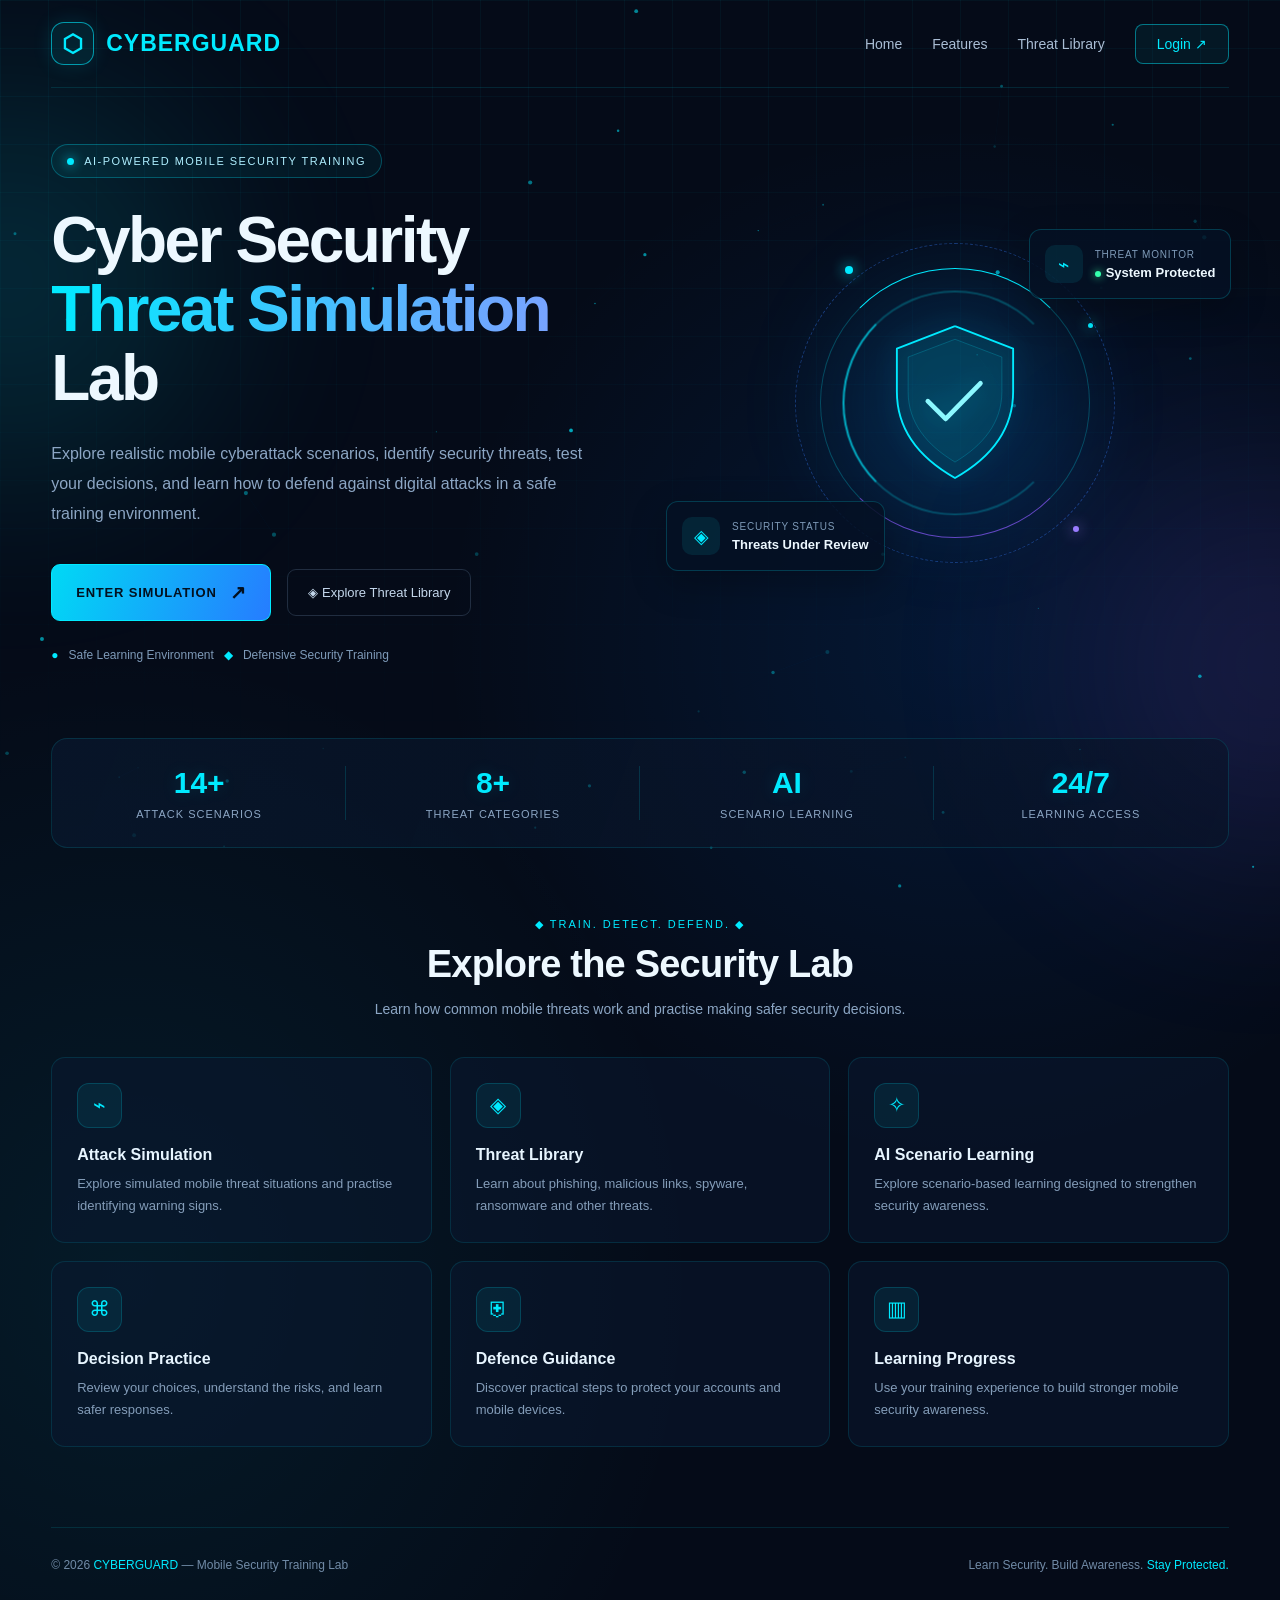
<file: frontend/index.html>
<!DOCTYPE html>
<html lang="en">
<head>
<meta charset="UTF-8">
<meta name="viewport" content="width=device-width, initial-scale=1.0">
<meta name="theme-color" content="#050b18">
<title>CyberGuard | Cyber Security Threat Simulation Lab</title>

<style>
:root {
    --bg: #050b18;
    --panel: rgba(10, 25, 48, 0.78);
    --cyan: #00eaff;
    --blue: #287bff;
    --purple: #8a5cff;
    --text: #edf8ff;
    --muted: #8ca6c4;
}

* {
    margin: 0;
    padding: 0;
    box-sizing: border-box;
}

html {
    scroll-behavior: smooth;
}

body {
    min-height: 100vh;
    overflow-x: hidden;
    color: var(--text);
    background:
        radial-gradient(ellipse at 75% 40%, rgba(0, 115, 255, .12), transparent 38%),
        radial-gradient(ellipse at 10% 80%, rgba(0, 234, 255, .07), transparent 35%),
        var(--bg);
    font-family: "Segoe UI", Arial, sans-serif;
}

/* BACKGROUND EFFECTS */

.background-grid {
    position: fixed;
    inset: 0;
    z-index: -3;
    pointer-events: none;
    background-image:
        linear-gradient(rgba(0, 234, 255, .045) 1px, transparent 1px),
        linear-gradient(90deg, rgba(0, 234, 255, .045) 1px, transparent 1px);
    background-size: 48px 48px;
    mask-image: linear-gradient(to bottom, black, transparent 90%);
    animation: gridMove 20s linear infinite;
}

@keyframes gridMove {
    from { background-position: 0 0; }
    to { background-position: 48px 48px; }
}

.ambient {
    position: fixed;
    width: 380px;
    height: 380px;
    border-radius: 50%;
    filter: blur(110px);
    opacity: .15;
    pointer-events: none;
    z-index: -2;
    animation: ambientFloat 9s ease-in-out infinite alternate;
}

.ambient-one {
    top: 10%;
    left: -180px;
    background: var(--cyan);
}

.ambient-two {
    right: -180px;
    bottom: 5%;
    background: var(--purple);
    animation-delay: -4s;
}

@keyframes ambientFloat {
    from { transform: translate(0, 0) scale(.9); }
    to { transform: translate(70px, -40px) scale(1.15); }
}

.scan-line {
    position: fixed;
    top: -10%;
    left: 0;
    width: 100%;
    height: 2px;
    z-index: 10;
    pointer-events: none;
    background: linear-gradient(90deg, transparent, rgba(0,234,255,.45), transparent);
    box-shadow: 0 0 15px rgba(0,234,255,.3);
    animation: scanDown 10s linear infinite;
    opacity: .4;
}

@keyframes scanDown {
    to { top: 110%; }
}

#particles {
    position: fixed;
    inset: 0;
    z-index: -1;
    pointer-events: none;
}

/* NAVBAR */

.navbar {
    width: min(1240px, 92%);
    margin: auto;
    min-height: 88px;
    display: flex;
    align-items: center;
    justify-content: space-between;
    gap: 25px;
    border-bottom: 1px solid rgba(0,234,255,.12);
    animation: navEnter .8s ease-out both;
}

@keyframes navEnter {
    from { opacity: 0; transform: translateY(-20px); }
    to { opacity: 1; transform: translateY(0); }
}

.logo {
    display: flex;
    align-items: center;
    gap: 12px;
    font-size: 23px;
    font-weight: 800;
    letter-spacing: 1px;
    text-decoration: none;
    color: var(--text);
}

.logo-icon {
    width: 43px;
    height: 43px;
    display: grid;
    place-items: center;
    color: var(--cyan);
    font-size: 24px;
    border: 1px solid rgba(0,234,255,.6);
    border-radius: 13px;
    background: rgba(0,234,255,.08);
    box-shadow: 0 0 20px rgba(0,234,255,.12);
    animation: logoPulse 3s ease-in-out infinite;
}

@keyframes logoPulse {
    0%, 100% { box-shadow: 0 0 10px rgba(0,234,255,.12); }
    50% { box-shadow: 0 0 26px rgba(0,234,255,.35); }
}

.logo span:last-child {
    color: var(--cyan);
}

.nav-links {
    display: flex;
    align-items: center;
    gap: 30px;
}

.nav-links a {
    text-decoration: none;
    color: #a9bdd4;
    font-size: 14px;
    transition: color .25s ease;
}

.nav-links a:hover {
    color: var(--cyan);
}

.nav-login {
    padding: 11px 21px;
    border: 1px solid rgba(0,234,255,.45);
    border-radius: 8px;
    color: var(--cyan) !important;
    background: rgba(0,234,255,.06);
    transition: .3s;
}

.nav-login:hover {
    background: rgba(0,234,255,.14);
    box-shadow: 0 0 20px rgba(0,234,255,.15);
}

/* HERO SECTION */

.hero {
    width: min(1240px, 92%);
    min-height: 650px;
    margin: auto;
    display: grid;
    grid-template-columns: 1.05fr .95fr;
    align-items: center;
    gap: 25px;
    padding: 45px 0 65px;
}

.hero-content {
    position: relative;
    z-index: 2;
    animation: contentEnter 1s ease-out both;
}

@keyframes contentEnter {
    from { opacity: 0; transform: translateX(-45px); }
    to { opacity: 1; transform: translateX(0); }
}

.badge {
    width: fit-content;
    display: flex;
    align-items: center;
    gap: 10px;
    padding: 10px 15px;
    margin-bottom: 28px;
    border: 1px solid rgba(0,234,255,.28);
    border-radius: 30px;
    background: rgba(0,234,255,.055);
    color: #aeefff;
    font-size: 11px;
    letter-spacing: 1.5px;
    animation: badgeGlow 3s ease-in-out infinite;
}

.badge-dot {
    width: 7px;
    height: 7px;
    background: var(--cyan);
    border-radius: 50%;
    box-shadow: 0 0 12px var(--cyan);
    animation: dotBlink 1.5s infinite;
}

@keyframes dotBlink {
    50% { opacity: .35; }
}

@keyframes badgeGlow {
    0%, 100% { box-shadow: 0 0 5px rgba(0,234,255,.05); }
    50% { box-shadow: 0 0 20px rgba(0,234,255,.16); }
}

h1 {
    max-width: 690px;
    font-size: clamp(42px, 5vw, 72px);
    line-height: 1.08;
    letter-spacing: -2.5px;
    font-weight: 800;
}

.gradient-text {
    display: inline-block;
    color: var(--cyan);
    background: linear-gradient(90deg, #00eaff, #69aaff, #b18bff, #00eaff);
    background-size: 250% auto;
    background-clip: text;
    -webkit-background-clip: text;
    -webkit-text-fill-color: transparent;
    animation: gradientMove 5s linear infinite, textGlow 2.5s ease-in-out infinite alternate;
}

@keyframes gradientMove {
    to { background-position: 250% center; }
}

@keyframes textGlow {
    from { filter: drop-shadow(0 0 2px rgba(0,234,255,.1)); }
    to { filter: drop-shadow(0 0 12px rgba(0,234,255,.35)); }
}

.hero-description {
    max-width: 540px;
    margin-top: 25px;
    color: var(--muted);
    font-size: 16px;
    line-height: 1.9;
    animation: fadeUp .9s .2s ease-out both;
}

@keyframes fadeUp {
    from { opacity: 0; transform: translateY(18px); }
    to { opacity: 1; transform: translateY(0); }
}

.hero-buttons {
    display: flex;
    align-items: center;
    gap: 16px;
    flex-wrap: wrap;
    margin-top: 34px;
    animation: fadeUp .9s .35s ease-out both;
}

.start-btn {
    position: relative;
    display: inline-flex;
    align-items: center;
    justify-content: center;
    gap: 13px;
    padding: 16px 24px;
    overflow: hidden;
    border: 1px solid var(--cyan);
    border-radius: 9px;
    background: linear-gradient(110deg, #00d9f5, #267cff);
    color: #03101f;
    font-size: 13px;
    font-weight: 800;
    letter-spacing: .8px;
    cursor: pointer;
    text-decoration: none;
    transition: transform .3s, box-shadow .3s;
    animation: buttonPulse 3s ease-in-out infinite;
}

.start-btn::before {
    content: "";
    position: absolute;
    top: -50%;
    left: -80%;
    width: 45%;
    height: 200%;
    transform: rotate(25deg);
    background: rgba(255,255,255,.45);
    transition: left .6s ease;
}

.start-btn:hover::before {
    left: 140%;
}

.start-btn:hover {
    transform: translateY(-3px);
    box-shadow: 0 0 30px rgba(0,234,255,.3);
}

@keyframes buttonPulse {
    0%, 100% { box-shadow: 0 0 12px rgba(0,234,255,.1); }
    50% { box-shadow: 0 0 25px rgba(0,234,255,.24); }
}

.arrow {
    font-size: 19px;
}

.secondary-btn {
    display: inline-flex;
    align-items: center;
    gap: 9px;
    padding: 15px 20px;
    color: #c4d7eb;
    text-decoration: none;
    border: 1px solid rgba(147,185,224,.2);
    border-radius: 9px;
    font-size: 13px;
    transition: .3s;
}

.secondary-btn:hover {
    color: var(--cyan);
    border-color: rgba(0,234,255,.5);
    background: rgba(0,234,255,.05);
}

.trust-line {
    display: flex;
    align-items: center;
    gap: 10px;
    margin-top: 27px;
    color: #7e9ab8;
    font-size: 12px;
}

.trust-line span {
    color: var(--cyan);
}

/* SECURITY VISUAL */

.visual {
    position: relative;
    min-height: 480px;
    display: grid;
    place-items: center;
    perspective: 1000px;
    animation: visualEnter 1.1s .15s ease-out both;
}

@keyframes visualEnter {
    from { opacity: 0; transform: translateX(35px) scale(.95); }
    to { opacity: 1; transform: translateX(0) scale(1); }
}

.security-core {
    position: relative;
    width: 360px;
    height: 390px;
    transform-style: preserve-3d;
    animation: coreFloat 5s ease-in-out infinite;
}

@keyframes coreFloat {
    0%, 100% {
        transform: scale(var(--core-scale, 1)) translateY(0) rotateY(-5deg);
    }
    50% {
        transform: scale(var(--core-scale, 1)) translateY(-17px) rotateY(5deg);
    }
}

/* JS only tilts this inner layer; outer float animation stays smooth */
.core-tilt {
    position: absolute;
    inset: 0;
    transform-style: preserve-3d;
    transition: transform .25s ease-out;
}

.core-glow {
    position: absolute;
    width: 245px;
    height: 245px;
    left: 50%;
    top: 50%;
    transform: translate(-50%, -50%);
    border-radius: 50%;
    background: rgba(0,150,255,.14);
    filter: blur(45px);
    animation: glowBreath 4s ease-in-out infinite alternate;
}

@keyframes glowBreath {
    from { opacity: .55; transform: translate(-50%, -50%) scale(.85); }
    to { opacity: 1; transform: translate(-50%, -50%) scale(1.2); }
}

.ring {
    position: absolute;
    top: 50%;
    left: 50%;
    border: 1px solid rgba(0,234,255,.25);
    border-radius: 50%;
    transform: translate(-50%, -50%);
}

.ring-one {
    width: 270px;
    height: 270px;
    animation: ringRotate 16s linear infinite;
    border-top-color: var(--cyan);
    border-bottom-color: rgba(138,92,255,.7);
}

.ring-two {
    width: 320px;
    height: 320px;
    border-style: dashed;
    border-color: rgba(53,129,255,.38);
    animation: ringRotate 25s linear infinite reverse;
}

.ring-three {
    width: 225px;
    height: 225px;
    border-width: 2px;
    border-left-color: rgba(0,234,255,.7);
    border-right-color: transparent;
    animation: ringRotate 10s linear infinite;
}

@keyframes ringRotate {
    from { transform: translate(-50%, -50%) rotate(0deg); }
    to { transform: translate(-50%, -50%) rotate(360deg); }
}

.shield-container {
    position: absolute;
    width: 170px;
    height: 190px;
    top: 50%;
    left: 50%;
    display: grid;
    place-items: center;
    transform: translate(-50%, -50%);
    animation: shieldFloat 3.5s ease-in-out infinite;
    filter: drop-shadow(0 0 13px rgba(0,234,255,.35));
}

@keyframes shieldFloat {
    0%, 100% { translate: 0 0; }
    50% { translate: 0 -8px; }
}

.shield-svg {
    width: 150px;
    height: 170px;
    overflow: visible;
}

.shield-outline {
    fill: rgba(0,234,255,.07);
    stroke: var(--cyan);
    stroke-width: 2;
    stroke-linejoin: round;
    stroke-dasharray: 600;
    stroke-dashoffset: 0;
    animation: shieldDraw 5s ease-in-out infinite alternate;
}

@keyframes shieldDraw {
    from { stroke-dashoffset: 45; }
    to { stroke-dashoffset: 0; }
}

.shield-check {
    fill: none;
    stroke: #8cf8ff;
    stroke-width: 5;
    stroke-linecap: round;
    stroke-linejoin: round;
    stroke-dasharray: 80;
    stroke-dashoffset: 80;
    animation: checkDraw 2s 1s ease forwards;
}

@keyframes checkDraw {
    to { stroke-dashoffset: 0; }
}

.orbit-dot {
    position: absolute;
    width: 8px;
    height: 8px;
    border-radius: 50%;
    background: var(--cyan);
    box-shadow: 0 0 14px var(--cyan);
}

.dot-one {
    top: 58px;
    left: 70px;
    animation: dotOrbit 4s ease-in-out infinite;
}

.dot-two {
    bottom: 66px;
    right: 56px;
    width: 6px;
    height: 6px;
    background: #9a7cff;
    box-shadow: 0 0 14px #9a7cff;
    animation: dotOrbit 5s ease-in-out infinite reverse;
}

.dot-three {
    right: 42px;
    top: 115px;
    width: 5px;
    height: 5px;
    animation: dotOrbit 3.5s ease-in-out infinite;
}

@keyframes dotOrbit {
    0%, 100% { transform: translate(0, 0); }
    50% { transform: translate(12px, -15px); }
}

/* FLOATING STATUS CARDS */

.floating-card {
    position: absolute;
    z-index: 3;
    min-width: 175px;
    padding: 15px;
    display: flex;
    align-items: center;
    gap: 12px;
    border: 1px solid rgba(0,234,255,.2);
    border-radius: 12px;
    background: rgba(5,17,35,.86);
    backdrop-filter: blur(14px);
    box-shadow: 0 12px 35px rgba(0,0,0,.25);
    animation: cardFloat 4s ease-in-out infinite;
    transition: border-color .3s, box-shadow .3s;
}

.floating-card:hover {
    border-color: var(--cyan);
    box-shadow: 0 0 25px rgba(0,234,255,.2);
}

.card-one {
    top: 66px;
    right: -3px;
}

.card-two {
    bottom: 72px;
    left: -15px;
    animation-delay: -2s;
}

@keyframes cardFloat {
    0%, 100% { transform: translateY(0); }
    50% { transform: translateY(-11px); }
}

.card-icon {
    flex-shrink: 0;
    width: 38px;
    height: 38px;
    display: grid;
    place-items: center;
    border-radius: 10px;
    color: var(--cyan);
    background: rgba(0,234,255,.09);
    font-size: 19px;
}

.card-label {
    color: #7e9ab8;
    font-size: 10px;
    letter-spacing: .8px;
    margin-bottom: 5px;
}

.card-value {
    font-size: 13px;
    font-weight: 700;
}

.status-dot {
    display: inline-block;
    width: 6px;
    height: 6px;
    margin-right: 5px;
    border-radius: 50%;
    background: #35ffac;
    box-shadow: 0 0 9px #35ffac;
}

/* STATS */

.stats {
    width: min(1240px, 92%);
    margin: 0 auto 70px;
    display: grid;
    grid-template-columns: repeat(4, 1fr);
    border: 1px solid rgba(0,234,255,.13);
    border-radius: 16px;
    background: linear-gradient(110deg, rgba(10,25,48,.65), rgba(8,19,38,.55));
    overflow: hidden;
}

.stat {
    position: relative;
    padding: 27px 15px;
    text-align: center;
    animation: statEnter .7s ease-out both;
}

.stat:nth-child(1) { animation-delay: .2s; }
.stat:nth-child(2) { animation-delay: .4s; }
.stat:nth-child(3) { animation-delay: .6s; }
.stat:nth-child(4) { animation-delay: .8s; }

@keyframes statEnter {
    from { opacity: 0; transform: translateY(20px); }
    to { opacity: 1; transform: translateY(0); }
}

.stat:not(:last-child)::after {
    content: "";
    position: absolute;
    top: 25%;
    right: 0;
    height: 50%;
    width: 1px;
    background: rgba(0,234,255,.15);
}

.stat-number {
    font-size: 30px;
    font-weight: 800;
    color: var(--cyan);
    text-shadow: 0 0 18px rgba(0,234,255,.15);
}

.stat-label {
    margin-top: 8px;
    color: #8ca6c4;
    font-size: 11px;
    letter-spacing: 1px;
}

/* FEATURES */

.features {
    width: min(1240px, 92%);
    margin: 0 auto 80px;
}

.section-heading {
    text-align: center;
    margin-bottom: 35px;
}

.section-heading .eyebrow {
    color: var(--cyan);
    font-size: 11px;
    letter-spacing: 2px;
    margin-bottom: 12px;
}

.section-heading h2 {
    font-size: clamp(25px, 3vw, 38px);
    letter-spacing: -.8px;
}

.section-heading p {
    margin-top: 12px;
    color: var(--muted);
    font-size: 14px;
    line-height: 1.7;
}

.feature-grid {
    display: grid;
    grid-template-columns: repeat(3, 1fr);
    gap: 18px;
}

.feature {
    position: relative;
    min-height: 185px;
    padding: 25px;
    overflow: hidden;
    border: 1px solid rgba(0,234,255,.12);
    border-radius: 14px;
    background: rgba(10,25,48,.55);
    transition: color .3s, transform .3s, border-color .3s, box-shadow .3s;
}

.feature::before {
    content: "";
    position: absolute;
    top: 0;
    left: -100%;
    width: 100%;
    height: 1px;
    background: linear-gradient(90deg, transparent, var(--cyan), transparent);
    transition: left .6s;
}

.feature:hover::before {
    left: 100%;
}

.feature:hover {
    transform: translateY(-6px);
    color: var(--cyan);
    border-color: rgba(0,234,255,.4);
    box-shadow: 0 12px 35px rgba(0,0,0,.18), 0 0 18px rgba(0,234,255,.05);
}

.feature-icon {
    width: 45px;
    height: 45px;
    display: grid;
    place-items: center;
    margin-bottom: 18px;
    border-radius: 12px;
    border: 1px solid rgba(0,234,255,.18);
    background: rgba(0,234,255,.07);
    color: var(--cyan);
    font-size: 21px;
    transition: transform .3s;
}

.feature:hover .feature-icon {
    transform: scale(1.1) rotate(-5deg);
}

.feature h3 {
    margin-bottom: 9px;
    color: #e7f5ff;
    font-size: 16px;
}

.feature p {
    color: #849db9;
    font-size: 13px;
    line-height: 1.7;
}

/* FOOTER */

footer {
    width: min(1240px, 92%);
    min-height: 75px;
    margin: auto;
    display: flex;
    justify-content: space-between;
    align-items: center;
    gap: 20px;
    border-top: 1px solid rgba(0,234,255,.12);
    color: #718ba7;
    font-size: 12px;
}

footer span {
    color: var(--cyan);
}

/* RESPONSIVE */

@media (max-width: 1000px) {
    .hero {
        grid-template-columns: 1fr 1fr;
        gap: 10px;
    }

    h1 {
        font-size: clamp(38px, 5vw, 55px);
    }

    .security-core {
        --core-scale: .85;
    }

    .card-one {
        right: -12px;
    }

    .card-two {
        left: -10px;
    }
}

@media (max-width: 760px) {
    .navbar {
        min-height: 75px;
    }

    .logo {
        font-size: 19px;
    }

    .nav-links {
        gap: 15px;
    }

    .nav-links a:not(.nav-login) {
        display: none;
    }

    .hero {
        grid-template-columns: 1fr;
        padding-top: 55px;
    }

    .hero-content {
        text-align: center;
    }

    .badge {
        margin-left: auto;
        margin-right: auto;
    }

    h1 {
        max-width: 650px;
        margin: auto;
        font-size: clamp(39px, 8vw, 60px);
        letter-spacing: -1.5px;
    }

    .hero-description {
        margin-left: auto;
        margin-right: auto;
        font-size: 14px;
    }

    .hero-buttons {
        justify-content: center;
    }

    .trust-line {
        justify-content: center;
    }

    .visual {
        min-height: 430px;
        margin-top: 10px;
    }

    .security-core {
        --core-scale: .82;
    }

    .card-one {
        top: 45px;
        right: 0;
    }

    .card-two {
        bottom: 35px;
        left: 0;
    }

    .stats {
        grid-template-columns: repeat(2, 1fr);
        margin-bottom: 60px;
    }

    .stat:nth-child(2)::after {
        display: none;
    }

    .stat:nth-child(1),
    .stat:nth-child(2) {
        border-bottom: 1px solid rgba(0,234,255,.12);
    }

    .feature-grid {
        grid-template-columns: repeat(2, 1fr);
    }
}

@media (max-width: 480px) {
    .navbar {
        width: 90%;
    }

    .logo {
        font-size: 17px;
        gap: 8px;
    }

    .logo-icon {
        width: 37px;
        height: 37px;
    }

    .nav-login {
        padding: 9px 13px;
        font-size: 12px !important;
    }

    .hero {
        width: 90%;
        padding-top: 42px;
    }

    h1 {
        font-size: 39px;
    }

    .badge {
        font-size: 9px;
        letter-spacing: 1px;
    }

    .hero-buttons {
        flex-direction: column;
    }

    .start-btn,
    .secondary-btn {
        width: 100%;
        max-width: 280px;
    }

    .visual {
        min-height: 370px;
    }

    .security-core {
        --core-scale: .68;
    }

    .floating-card {
        min-width: 145px;
        padding: 10px;
        gap: 8px;
    }

    .card-icon {
        width: 32px;
        height: 32px;
    }

    .card-value {
        font-size: 11px;
    }

    .card-label {
        font-size: 9px;
    }

    .card-one {
        top: 28px;
        right: -3px;
    }

    .card-two {
        bottom: 24px;
        left: -3px;
    }

    .stats {
        width: 90%;
    }

    .stat {
        padding: 22px 8px;
    }

    .stat-number {
        font-size: 25px;
    }

    .stat-label {
        font-size: 9px;
        letter-spacing: .5px;
    }

    .features {
        width: 90%;
    }

    .feature-grid {
        grid-template-columns: 1fr;
    }

    .feature {
        min-height: auto;
    }

    footer {
        flex-direction: column;
        justify-content: center;
        text-align: center;
        padding: 22px 0;
        line-height: 1.7;
    }
}

@media (prefers-reduced-motion: reduce) {
    *,
    *::before,
    *::after {
        animation-duration: .01ms !important;
        animation-iteration-count: 1 !important;
        scroll-behavior: auto !important;
        transition-duration: .01ms !important;
    }
}
</style>
</head>

<body>

<div class="background-grid"></div>
<div class="ambient ambient-one"></div>
<div class="ambient ambient-two"></div>
<div class="scan-line"></div>
<canvas id="particles"></canvas>

<!-- NAVIGATION -->
<header class="navbar">
    <a href="index.html" class="logo">
        <span class="logo-icon">⬡</span>
        <span>CYBER<span>GUARD</span></span>
    </a>

    <nav class="nav-links">
        <a href="#home">Home</a>
        <a href="#features">Features</a>
        <a href="library.html">Threat Library</a>
        <a href="login.html" class="nav-login">Login ↗</a>
    </nav>
</header>

<!-- HERO -->
<main>
<section class="hero" id="home">

    <div class="hero-content">

        <div class="badge">
            <span class="badge-dot"></span>
            AI-POWERED MOBILE SECURITY TRAINING
        </div>

        <h1>
            Cyber Security<br>
            <span class="gradient-text">Threat Simulation</span><br>
            Lab
        </h1>

        <p class="hero-description">
            Explore realistic mobile cyberattack scenarios, identify security
            threats, test your decisions, and learn how to defend against
            digital attacks in a safe training environment.
        </p>

        <div class="hero-buttons">
            <button class="start-btn" id="startButton" onclick="startSimulation()">
                ENTER SIMULATION <span class="arrow">↗</span>
            </button>

            <a href="library.html" class="secondary-btn">
                ◈ Explore Threat Library
            </a>
        </div>

        <div class="trust-line">
            <span>●</span>
            Safe Learning Environment
            <span>◆</span>
            Defensive Security Training
        </div>
    </div>

    <!-- ANIMATED CYBER SECURITY VISUAL -->
    <div class="visual" id="securityVisual">

        <div class="security-core" id="securityCore">
            <div class="core-tilt" id="coreTilt">

                <div class="core-glow"></div>

                <div class="ring ring-one"></div>
                <div class="ring ring-two"></div>
                <div class="ring ring-three"></div>

                <div class="shield-container">
                    <svg class="shield-svg" viewBox="0 0 160 180"
                         xmlns="http://www.w3.org/2000/svg"
                         aria-label="Cybersecurity shield">

                        <path class="shield-outline"
                              d="M80 8 L142 32 V78 C142 119 117 149 80 170 C43 149 18 119 18 78 V32 Z"/>

                        <path d="M80 22 L130 41 V78 C130 111 110 135 80 153 C50 135 30 111 30 78 V41 Z"
                              fill="rgba(0,234,255,.04)"
                              stroke="rgba(0,234,255,.22)"
                              stroke-width="1"/>

                        <path class="shield-check"
                              d="M51 88 L70 107 L111 65"/>
                    </svg>
                </div>

                <div class="orbit-dot dot-one"></div>
                <div class="orbit-dot dot-two"></div>
                <div class="orbit-dot dot-three"></div>

            </div>
        </div>

        <div class="floating-card card-one">
            <div class="card-icon">⌁</div>
            <div>
                <div class="card-label">THREAT MONITOR</div>
                <div class="card-value">
                    <span class="status-dot"></span>System Protected
                </div>
            </div>
        </div>

        <div class="floating-card card-two">
            <div class="card-icon">◈</div>
            <div>
                <div class="card-label">SECURITY STATUS</div>
                <div class="card-value">Threats Under Review</div>
            </div>
        </div>

    </div>
</section>

<!-- STATISTICS -->
<section class="stats" aria-label="Training platform features">
    <div class="stat">
        <div class="stat-number">14+</div>
        <div class="stat-label">ATTACK SCENARIOS</div>
    </div>

    <div class="stat">
        <div class="stat-number">8+</div>
        <div class="stat-label">THREAT CATEGORIES</div>
    </div>

    <div class="stat">
        <div class="stat-number">AI</div>
        <div class="stat-label">SCENARIO LEARNING</div>
    </div>

    <div class="stat">
        <div class="stat-number">24/7</div>
        <div class="stat-label">LEARNING ACCESS</div>
    </div>
</section>

<!-- FEATURES -->
<section class="features" id="features">

    <div class="section-heading">
        <div class="eyebrow">◆ TRAIN. DETECT. DEFEND. ◆</div>
        <h2>Explore the Security Lab</h2>
        <p>
            Learn how common mobile threats work and practise making safer
            security decisions.
        </p>
    </div>

    <div class="feature-grid">

        <article class="feature">
            <div class="feature-icon">⌁</div>
            <h3>Attack Simulation</h3>
            <p>Explore simulated mobile threat situations and practise identifying warning signs.</p>
        </article>

        <article class="feature">
            <div class="feature-icon">◈</div>
            <h3>Threat Library</h3>
            <p>Learn about phishing, malicious links, spyware, ransomware and other threats.</p>
        </article>

        <article class="feature">
            <div class="feature-icon">✧</div>
            <h3>AI Scenario Learning</h3>
            <p>Explore scenario-based learning designed to strengthen security awareness.</p>
        </article>

        <article class="feature">
            <div class="feature-icon">⌘</div>
            <h3>Decision Practice</h3>
            <p>Review your choices, understand the risks, and learn safer responses.</p>
        </article>

        <article class="feature">
            <div class="feature-icon">⛨</div>
            <h3>Defence Guidance</h3>
            <p>Discover practical steps to protect your accounts and mobile devices.</p>
        </article>

        <article class="feature">
            <div class="feature-icon">▥</div>
            <h3>Learning Progress</h3>
            <p>Use your training experience to build stronger mobile security awareness.</p>
        </article>

    </div>
</section>
</main>

<!-- FOOTER -->
<footer>
    <div>© 2026 <span>CYBERGUARD</span> — Mobile Security Training Lab</div>
    <div>Learn Security. Build Awareness. <span>Stay Protected.</span></div>
</footer>

<script>
/* ENTER SIMULATION */
function startSimulation() {
    const button = document.getElementById("startButton");

    if (!button || button.dataset.loading === "true") return;

    button.dataset.loading = "true";
    button.innerHTML = 'INITIALIZING... <span class="arrow">◉</span>';
    button.style.pointerEvents = "none";

    setTimeout(() => {
        window.location.href = "login.html";
    }, 700);
}

/* SMOOTH 3D TILT
   Outer security-core keeps its floating animation.
   Mouse movement affects only the inner core-tilt layer. */
const visual = document.getElementById("securityVisual");
const coreTilt = document.getElementById("coreTilt");

if (visual && coreTilt) {
    visual.addEventListener("mousemove", (event) => {
        if (window.matchMedia("(prefers-reduced-motion: reduce)").matches) return;

        const rect = visual.getBoundingClientRect();
        const x = (event.clientX - rect.left) / rect.width;
        const y = (event.clientY - rect.top) / rect.height;

        const rotateY = (x - 0.5) * 18;
        const rotateX = (y - 0.5) * -18;

        coreTilt.style.transform =
            `rotateX(${rotateX}deg) rotateY(${rotateY}deg)`;
    });

    visual.addEventListener("mouseleave", () => {
        coreTilt.style.transform = "";
    });
}

/* BACKGROUND PARTICLES */
const canvas = document.getElementById("particles");
const ctx = canvas.getContext("2d");

let particles = [];
let animationFrame;
let canvasWidth = 0;
let canvasHeight = 0;

function resizeCanvas() {
    const dpr = Math.min(window.devicePixelRatio || 1, 2);

    canvasWidth = window.innerWidth;
    canvasHeight = window.innerHeight;

    canvas.width = Math.floor(canvasWidth * dpr);
    canvas.height = Math.floor(canvasHeight * dpr);

    canvas.style.width = canvasWidth + "px";
    canvas.style.height = canvasHeight + "px";

    ctx.setTransform(dpr, 0, 0, dpr, 0, 0);

    const particleCount = Math.min(
        65,
        Math.max(22, Math.floor((canvasWidth * canvasHeight) / 22000))
    );

    particles = Array.from({ length: particleCount }, () => ({
        x: Math.random() * canvasWidth,
        y: Math.random() * canvasHeight,
        radius: Math.random() * 1.7 + 0.5,
        speedX: (Math.random() - 0.5) * 0.35,
        speedY: (Math.random() - 0.5) * 0.35,
        alpha: Math.random() * 0.55 + 0.15
    }));
}

function drawParticles() {
    ctx.clearRect(0, 0, canvasWidth, canvasHeight);

    for (let i = 0; i < particles.length; i++) {
        const p = particles[i];

        p.x += p.speedX;
        p.y += p.speedY;

        if (p.x < 0) p.x = canvasWidth;
        if (p.x > canvasWidth) p.x = 0;
        if (p.y < 0) p.y = canvasHeight;
        if (p.y > canvasHeight) p.y = 0;

        ctx.beginPath();
        ctx.arc(p.x, p.y, p.radius, 0, Math.PI * 2);
        ctx.fillStyle = `rgba(0,234,255,${p.alpha})`;
        ctx.fill();

        for (let j = i + 1; j < particles.length; j++) {
            const q = particles[j];
            const dx = p.x - q.x;
            const dy = p.y - q.y;
            const distance = Math.sqrt(dx * dx + dy * dy);

            if (distance < 105) {
                ctx.beginPath();
                ctx.moveTo(p.x, p.y);
                ctx.lineTo(q.x, q.y);
                ctx.strokeStyle =
                    `rgba(0,180,255,${0.075 * (1 - distance / 105)})`;
                ctx.lineWidth = 0.7;
                ctx.stroke();
            }
        }
    }

    animationFrame = requestAnimationFrame(drawParticles);
}

resizeCanvas();

if (!window.matchMedia("(prefers-reduced-motion: reduce)").matches) {
    drawParticles();
}

let resizeTimeout;

window.addEventListener("resize", () => {
    clearTimeout(resizeTimeout);
    resizeTimeout = setTimeout(resizeCanvas, 120);
});

/* Pause particle animation when the tab is hidden */
document.addEventListener("visibilitychange", () => {
    if (document.hidden) {
        cancelAnimationFrame(animationFrame);
    } else if (!window.matchMedia("(prefers-reduced-motion: reduce)").matches) {
        cancelAnimationFrame(animationFrame);
        drawParticles();
    }
});
</script>

</body>
</html>
</file>
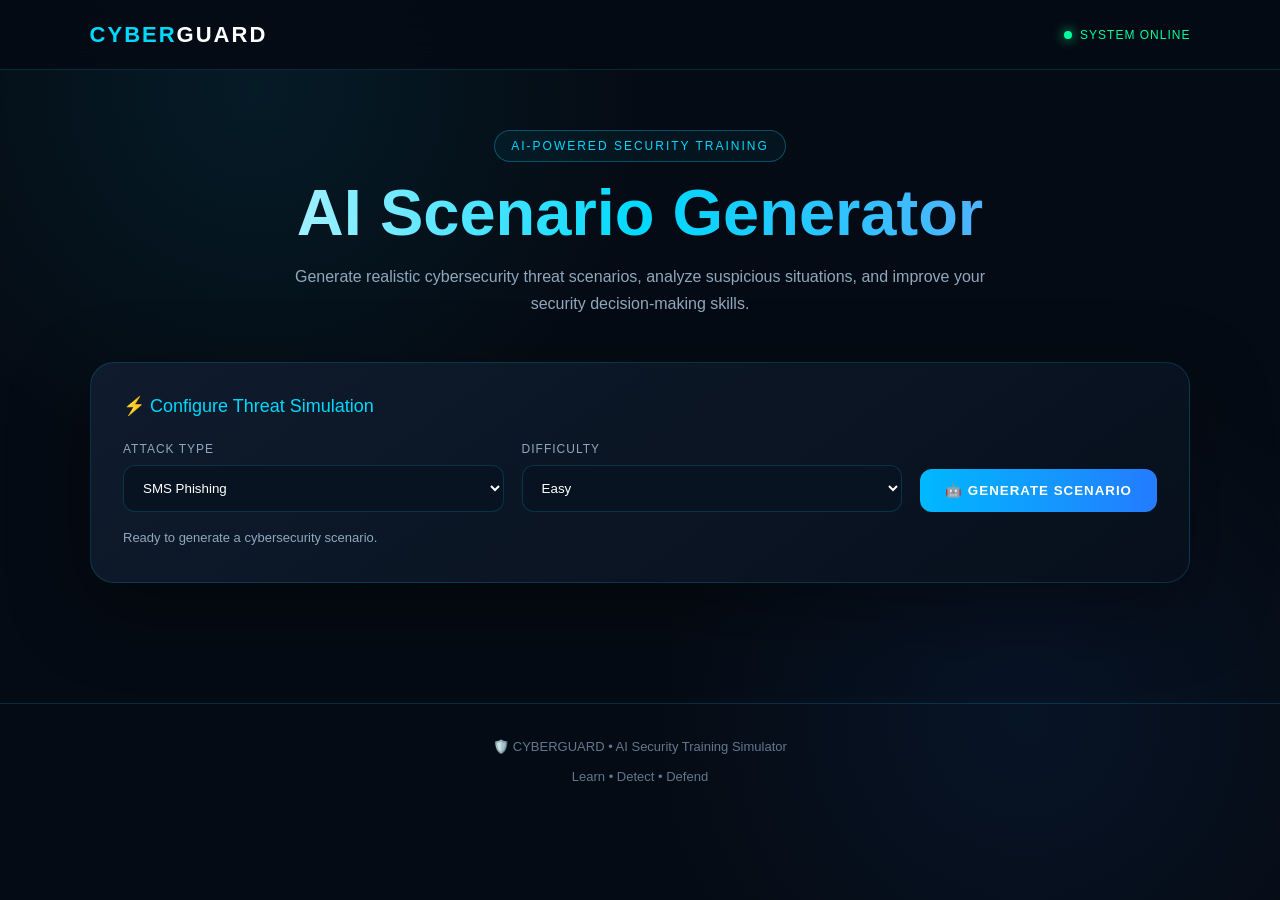
<file: frontend/ai-generator.html>
<!DOCTYPE html>
<html lang="en">

<head>
    <meta charset="UTF-8">
    <meta name="viewport" content="width=device-width, initial-scale=1.0">

    <title>CyberGuard | AI Scenario Generator</title>

    <style>
        :root {
            --bg: #050b14;
            --panel: #0b1422;
            --panel2: #101d2e;
            --border: rgba(0, 200, 255, 0.18);
            --cyan: #00d9ff;
            --blue: #247cff;
            --green: #00ff9d;
            --red: #ff4d6d;
            --yellow: #ffd166;
            --text: #edf7ff;
            --muted: #8fa8bd;
        }

        * {
            box-sizing: border-box;
            margin: 0;
            padding: 0;
        }

        body {
            font-family: Arial, Helvetica, sans-serif;
            background:
                radial-gradient(circle at 20% 10%, rgba(0, 217, 255, 0.08), transparent 30%),
                radial-gradient(circle at 80% 80%, rgba(36, 124, 255, 0.08), transparent 30%),
                var(--bg);
            color: var(--text);
            min-height: 100vh;
        }

        /* ================= NAVBAR ================= */

        nav {
            height: 70px;
            padding: 0 7%;
            display: flex;
            align-items: center;
            justify-content: space-between;
            border-bottom: 1px solid var(--border);
            background: rgba(5, 11, 20, 0.9);
            backdrop-filter: blur(15px);
            position: sticky;
            top: 0;
            z-index: 100;
        }

        .logo {
            font-size: 22px;
            font-weight: 800;
            letter-spacing: 2px;
            color: var(--cyan);
        }

        .logo span {
            color: white;
        }

        .status {
            display: flex;
            align-items: center;
            gap: 8px;
            font-size: 12px;
            color: var(--green);
            letter-spacing: 1px;
        }

        .status-dot {
            width: 8px;
            height: 8px;
            border-radius: 50%;
            background: var(--green);
            box-shadow: 0 0 12px var(--green);
        }

        /* ================= CONTAINER ================= */

        .container {
            width: min(1100px, 92%);
            margin: auto;
            padding: 60px 0;
        }

        /* ================= HERO ================= */

        .hero {
            text-align: center;
            margin-bottom: 45px;
        }

        .hero-badge {
            display: inline-block;
            padding: 8px 16px;
            border: 1px solid rgba(0, 217, 255, 0.3);
            border-radius: 30px;
            color: var(--cyan);
            background: rgba(0, 217, 255, 0.05);
            font-size: 12px;
            letter-spacing: 2px;
            margin-bottom: 18px;
        }

        .hero h1 {
            font-size: clamp(35px, 6vw, 65px);
            line-height: 1;
            margin-bottom: 18px;
            background: linear-gradient(90deg, #fff, var(--cyan), #7f9cff);
            -webkit-background-clip: text;
            -webkit-text-fill-color: transparent;
        }

        .hero p {
            color: var(--muted);
            max-width: 700px;
            margin: auto;
            line-height: 1.7;
        }

        /* ================= GENERATOR PANEL ================= */

        .generator-panel {
            background: linear-gradient(
                145deg,
                rgba(16, 29, 46, 0.95),
                rgba(7, 16, 28, 0.95)
            );
            border: 1px solid var(--border);
            border-radius: 24px;
            padding: 32px;
            box-shadow: 0 25px 80px rgba(0, 0, 0, 0.35);
        }

        .panel-title {
            font-size: 18px;
            margin-bottom: 25px;
            color: var(--cyan);
        }

        .controls {
            display: grid;
            grid-template-columns: 1fr 1fr auto;
            gap: 18px;
            align-items: end;
        }

        .field label {
            display: block;
            color: var(--muted);
            font-size: 12px;
            margin-bottom: 9px;
            letter-spacing: 1px;
        }

        select {
            width: 100%;
            padding: 14px 15px;
            border-radius: 12px;
            border: 1px solid var(--border);
            background: #081321;
            color: white;
            outline: none;
            cursor: pointer;
        }

        select:focus {
            border-color: var(--cyan);
        }

        .generate-btn {
            border: none;
            padding: 14px 25px;
            min-width: 220px;
            border-radius: 12px;
            background: linear-gradient(90deg, #00b8ff, #247cff);
            color: white;
            font-weight: 800;
            letter-spacing: 1px;
            cursor: pointer;
            transition: 0.25s;
        }

        .generate-btn:hover {
            transform: translateY(-2px);
            box-shadow: 0 12px 35px rgba(0, 217, 255, 0.25);
        }

        .generate-btn.loading {
            opacity: 0.7;
            pointer-events: none;
        }

        .status-text {
            margin-top: 18px;
            color: var(--muted);
            font-size: 13px;
            min-height: 20px;
        }

        /* ================= RESULT ================= */

        .result-section {
            display: none;
            margin-top: 35px;
        }

        .result-section.show {
            display: block;
            animation: appear 0.5s ease;
        }

        @keyframes appear {
            from {
                opacity: 0;
                transform: translateY(15px);
            }

            to {
                opacity: 1;
                transform: translateY(0);
            }
        }

        .scenario-card {
            background: rgba(11, 20, 34, 0.96);
            border: 1px solid var(--border);
            border-radius: 24px;
            padding: 32px;
        }

        .badges {
            display: flex;
            gap: 10px;
            flex-wrap: wrap;
            margin-bottom: 18px;
        }

        .badge {
            padding: 7px 12px;
            border-radius: 20px;
            font-size: 11px;
            font-weight: 700;
            letter-spacing: 1px;
        }

        .attack-badge {
            color: var(--cyan);
            border: 1px solid rgba(0, 217, 255, 0.25);
            background: rgba(0, 217, 255, 0.08);
        }

        .difficulty-badge {
            color: var(--yellow);
            border: 1px solid rgba(255, 209, 102, 0.25);
            background: rgba(255, 209, 102, 0.08);
        }

        #scenarioTitle {
            font-size: 30px;
            margin-bottom: 18px;
        }

        .scenario-text {
            color: #b9cde0;
            line-height: 1.8;
            background: rgba(255,255,255,0.025);
            border-left: 3px solid var(--cyan);
            padding: 20px;
            border-radius: 10px;
            margin-bottom: 30px;
        }

        /* ================= OPTIONS ================= */

        .section-label {
            color: var(--cyan);
            font-size: 13px;
            font-weight: 700;
            letter-spacing: 1.5px;
            margin-bottom: 14px;
        }

        .options {
            display: grid;
            gap: 12px;
        }

        .option {
            padding: 17px;
            border: 1px solid rgba(255,255,255,0.08);
            border-radius: 13px;
            background: rgba(255,255,255,0.025);
            cursor: pointer;
            transition: 0.2s;
            line-height: 1.5;
        }

        .option:hover {
            border-color: rgba(0,217,255,0.4);
            background: rgba(0,217,255,0.05);
        }

        .option.selected {
            border-color: var(--cyan);
            background: rgba(0,217,255,0.09);
        }

        .option.correct {
            border-color: var(--green);
            background: rgba(0,255,157,0.1);
        }

        .option.wrong {
            border-color: var(--red);
            background: rgba(255,77,109,0.1);
        }

        /* ================= ACTIONS ================= */

        .actions {
            display: flex;
            gap: 12px;
            flex-wrap: wrap;
            margin-top: 25px;
        }

        .action-btn {
            border: 1px solid var(--border);
            padding: 13px 20px;
            border-radius: 10px;
            background: #0c1929;
            color: white;
            cursor: pointer;
            font-weight: 700;
            transition: 0.2s;
        }

        .action-btn:hover {
            border-color: var(--cyan);
            transform: translateY(-1px);
        }

        .check-btn {
            background: linear-gradient(90deg, #00b894, #00c98d);
            border: none;
        }

        .save-btn {
            background: linear-gradient(90deg, #246bfe, #5b4fff);
            border: none;
        }

        /* ================= FEEDBACK ================= */

        .feedback {
            display: none;
            margin-top: 25px;
            padding: 20px;
            border-radius: 14px;
            border: 1px solid var(--border);
            background: rgba(0,217,255,0.04);
        }

        .feedback.show {
            display: block;
        }

        #feedbackTitle {
            font-size: 18px;
            margin-bottom: 8px;
        }

        #feedbackText {
            color: var(--muted);
            line-height: 1.6;
        }

        /* ================= INFO ================= */

        .info-grid {
            display: grid;
            grid-template-columns: 1fr 1fr;
            gap: 18px;
            margin-top: 22px;
        }

        .info-card {
            padding: 22px;
            border-radius: 16px;
            border: 1px solid var(--border);
            background: rgba(255,255,255,0.025);
        }

        .info-card h3 {
            font-size: 14px;
            margin-bottom: 10px;
        }

        .info-card p {
            color: var(--muted);
            line-height: 1.7;
            font-size: 14px;
        }

        .defence h3 {
            color: var(--green);
        }

        .explanation h3 {
            color: var(--yellow);
        }

        /* ================= FOOTER ================= */

        footer {
            text-align: center;
            padding: 35px 20px;
            color: #60788e;
            border-top: 1px solid var(--border);
            margin-top: 60px;
            font-size: 13px;
        }

        /* ================= TOAST ================= */

        .toast {
            position: fixed;
            right: 25px;
            bottom: 25px;
            background: #101d2e;
            border: 1px solid var(--border);
            color: white;
            padding: 14px 18px;
            border-radius: 12px;
            transform: translateY(100px);
            opacity: 0;
            transition: 0.3s;
            z-index: 999;
            box-shadow: 0 10px 35px rgba(0,0,0,0.4);
        }

        .toast.show {
            transform: translateY(0);
            opacity: 1;
        }

        /* ================= RESPONSIVE ================= */

        @media (max-width: 800px) {

            .controls {
                grid-template-columns: 1fr;
            }

            .generate-btn {
                width: 100%;
            }

            .info-grid {
                grid-template-columns: 1fr;
            }

            .generator-panel,
            .scenario-card {
                padding: 22px;
            }

            #scenarioTitle {
                font-size: 24px;
            }
        }
    </style>
</head>


<body>

    <!-- ================= NAVBAR ================= -->

    <nav>

        <div class="logo">
            CYBER<span>GUARD</span>
        </div>

        <div class="status">
            <span class="status-dot"></span>
            SYSTEM ONLINE
        </div>

    </nav>


    <!-- ================= MAIN ================= -->

    <main class="container">


        <!-- HERO -->

        <section class="hero">

            <div class="hero-badge">
                AI-POWERED SECURITY TRAINING
            </div>

            <h1>AI Scenario Generator</h1>

            <p>
                Generate realistic cybersecurity threat scenarios,
                analyze suspicious situations, and improve your
                security decision-making skills.
            </p>

        </section>


        <!-- ================= GENERATOR ================= -->

        <section class="generator-panel">

            <div class="panel-title">
                ⚡ Configure Threat Simulation
            </div>


            <div class="controls">

                <div class="field">

                    <label>ATTACK TYPE</label>

                    <select id="attackType">

                        <option>SMS Phishing</option>

                        <option>Fake App</option>

                        <option>QR Scam</option>

                        <option>OTP Scam</option>

                        <option>Social Engineering</option>

                        <option>Malware</option>

                        <option>Account Security</option>

                        <option>Password Attack</option>

                    </select>

                </div>


                <div class="field">

                    <label>DIFFICULTY</label>

                    <select id="difficulty">

                        <option>Easy</option>

                        <option>Medium</option>

                        <option>Hard</option>

                        <option>Expert</option>

                    </select>

                </div>


                <button
                    id="generateBtn"
                    class="generate-btn"
                    onclick="generateScenario()">

                    🤖 GENERATE SCENARIO

                </button>

            </div>


            <div
                id="statusText"
                class="status-text">

                Ready to generate a cybersecurity scenario.

            </div>

        </section>


        <!-- ================= RESULT ================= -->

        <section
            id="resultSection"
            class="result-section">

            <div class="scenario-card">


                <!-- BADGES -->

                <div class="badges">

                    <span
                        id="attackBadge"
                        class="badge attack-badge">
                        SMS Phishing
                    </span>

                    <span
                        id="difficultyBadge"
                        class="badge difficulty-badge">
                        Easy
                    </span>

                </div>


                <!-- TITLE -->

                <h2 id="scenarioTitle">
                    Scenario
                </h2>


                <!-- SCENARIO -->

                <div
                    id="scenarioText"
                    class="scenario-text">

                </div>


                <!-- OPTIONS -->

                <div class="section-label">
                    SELECT THE SAFEST RESPONSE
                </div>

                <div
                    id="optionsContainer"
                    class="options">

                </div>


                <!-- ACTION BUTTONS -->

                <div class="actions">

                    <button
                        class="action-btn check-btn"
                        onclick="checkAnswer()">

                        ✓ CHECK ANSWER

                    </button>


                    <button
                        class="action-btn save-btn"
                        onclick="saveScenario()">

                        💾 SAVE SCENARIO

                    </button>


                    <button
                        class="action-btn"
                        onclick="generateScenario()">

                        ↻ GENERATE ANOTHER

                    </button>

                </div>


                <!-- FEEDBACK -->

                <div
                    id="feedback"
                    class="feedback">

                    <h3 id="feedbackTitle">
                        Feedback
                    </h3>

                    <p id="feedbackText">
                        Answer feedback will appear here.
                    </p>

                </div>


                <!-- INFO -->

                <div class="info-grid">


                    <div class="info-card defence">

                        <h3>
                            🛡️ Defence Tip
                        </h3>

                        <p id="defenceTip">
                        </p>

                    </div>


                    <div class="info-card explanation">

                        <h3>
                            🧠 Threat Explanation
                        </h3>

                        <p id="explanation">
                        </p>

                    </div>


                </div>

            </div>

        </section>

    </main>


    <!-- ================= FOOTER ================= -->

    <footer>

        🛡️ CYBERGUARD • AI Security Training Simulator

        <br><br>

        Learn • Detect • Defend

    </footer>


    <!-- ================= TOAST ================= -->

    <div
        id="toast"
        class="toast">

        Notification

    </div>


    <!-- ================= JAVASCRIPT ================= -->

    <script>

        /* =====================================================
           GLOBAL VARIABLES
        ===================================================== */

        let currentScenario = null;

        let selectedOption = null;

        let generatedScenarioId = null;

        let answerSubmitted = false;


        /* =====================================================
           USER ID
        ===================================================== */

        function getUserId() {

            const storedUserId =
                localStorage.getItem("cyberguard_user_id");

            if (storedUserId) {

                return Number(storedUserId);

            }

            /*
                User ID 1 is the current CyberGuard user.
                If dashboard later creates another user,
                its ID will automatically be used.
            */

            return 1;
        }


        /* =====================================================
           TOAST
        ===================================================== */

        function showToast(message) {

            const toast =
                document.getElementById("toast");

            toast.textContent = message;

            toast.classList.add("show");

            setTimeout(() => {

                toast.classList.remove("show");

            }, 3000);

        }


        /* =====================================================
           GENERATE SCENARIO
        ===================================================== */

        async function generateScenario() {

            const attackType =
                document.getElementById("attackType").value;

            const difficulty =
                document.getElementById("difficulty").value;

            const button =
                document.getElementById("generateBtn");

            const status =
                document.getElementById("statusText");


            /*
                Reset answer state
            */

            selectedOption = null;

            generatedScenarioId = null;

            answerSubmitted = false;


            /*
                Loading UI
            */

            button.classList.add("loading");

            button.innerHTML =
                "⏳ GENERATING...";

            status.innerHTML =
                "AI engine is generating a cybersecurity threat scenario...";


            try {

                const response = await fetch(
                    "http://localhost:5000/api/ai/generate",
                    {
                        method: "POST",

                        headers: {
                            "Content-Type":
                                "application/json"
                        },

                        body: JSON.stringify({

                            attack_type:
                                attackType,

                            difficulty:
                                difficulty,

                            prompt:
                                "Generate a realistic cybersecurity awareness scenario for a college cybersecurity student."

                        })
                    }
                );


                const data =
                    await response.json();


                if (!response.ok) {

                    throw new Error(
                        data.error ||
                        "AI generation failed"
                    );

                }


                if (
                    !data.success ||
                    !data.scenario
                ) {

                    throw new Error(
                        "Invalid AI response"
                    );

                }


                /*
                    Store scenario
                */

                currentScenario =
                    data.scenario;


                /*
                    IMPORTANT:
                    This ID comes from SQLite.
                */

                generatedScenarioId =
                    data.scenario.generated_id;


                displayScenario(
                    currentScenario
                );


                status.innerHTML =
                    "✓ Scenario generated successfully. Analyze the threat carefully.";


                showToast(
                    "🤖 AI scenario generated!"
                );

            }

            catch (error) {

                console.error(
                    "AI Generator Error:",
                    error
                );


                status.innerHTML =
                    "❌ AI engine connection failed.";


                showToast(
                    "❌ Backend connection failed."
                );

            }

            finally {

                button.classList.remove(
                    "loading"
                );

                button.innerHTML =
                    "🤖 GENERATE SCENARIO";

            }

        }


        /* =====================================================
           DISPLAY SCENARIO
        ===================================================== */

        function displayScenario(
            scenario
        ) {

            document
                .getElementById(
                    "resultSection"
                )
                .classList.add("show");


            document
                .getElementById(
                    "scenarioTitle"
                )
                .textContent =
                    scenario.title;


            document
                .getElementById(
                    "scenarioText"
                )
                .textContent =
                    scenario.scenario_text;


            document
                .getElementById(
                    "attackBadge"
                )
                .textContent =
                    scenario.attack_type;


            document
                .getElementById(
                    "difficultyBadge"
                )
                .textContent =
                    scenario.difficulty;


            document
                .getElementById(
                    "defenceTip"
                )
                .textContent =
                    scenario.defence_tip;


            document
                .getElementById(
                    "explanation"
                )
                .textContent =
                    scenario.explanation;


            const container =
                document.getElementById(
                    "optionsContainer"
                );


            container.innerHTML = "";


            scenario.options.forEach(
                (option, index) => {

                    const div =
                        document.createElement(
                            "div"
                        );


                    div.className =
                        "option";


                    div.textContent =
                        `${String.fromCharCode(
                            65 + index
                        )}. ${option}`;


                    div.dataset.index =
                        index;


                    div.onclick =
                        function () {

                            if (
                                answerSubmitted
                            ) {

                                return;

                            }


                            document
                                .querySelectorAll(
                                    ".option"
                                )
                                .forEach(
                                    item =>
                                        item.classList
                                            .remove(
                                                "selected"
                                            )
                                );


                            div.classList.add(
                                "selected"
                            );


                            selectedOption =
                                index;

                        };


                    container.appendChild(
                        div
                    );

                }
            );


            document
                .getElementById(
                    "feedback"
                )
                .classList.remove("show");


            window.scrollTo({

                top:
                    document
                        .getElementById(
                            "resultSection"
                        )
                        .offsetTop - 90,

                behavior:
                    "smooth"

            });

        }


        /* =====================================================
           CHECK ANSWER
        ===================================================== */

        async function checkAnswer() {

            if (!currentScenario) {

                showToast(
                    "Generate a scenario first."
                );

                return;

            }


            if (selectedOption === null) {

                showToast(
                    "Please select an answer."
                );

                return;

            }


            /*
                Prevent duplicate database entries
            */

            if (answerSubmitted) {

                showToast(
                    "⚠️ Answer already submitted."
                );

                return;

            }


            const options =
                document.querySelectorAll(
                    ".option"
                );


            options.forEach(
                option => {

                    option.classList.remove(
                        "correct",
                        "wrong"
                    );

                }
            );


            /*
                Find correct answer
            */

            const correctAnswer =
                currentScenario.correct_answer;


            const correctIndex =
                currentScenario.options.findIndex(
                    option =>
                        option === correctAnswer
                );


            if (correctIndex === -1) {

                showToast(
                    "Unable to identify correct answer."
                );

                return;

            }


            /*
                Highlight correct answer
            */

            options[
                correctIndex
            ].classList.add(
                "correct"
            );


            /*
                Check selected answer
            */

            const isCorrect =
                selectedOption ===
                correctIndex;


            if (!isCorrect) {

                options[
                    selectedOption
                ].classList.add(
                    "wrong"
                );

            }


            /*
                Feedback
            */

            const feedback =
                document.getElementById(
                    "feedback"
                );

            const feedbackTitle =
                document.getElementById(
                    "feedbackTitle"
                );

            const feedbackText =
                document.getElementById(
                    "feedbackText"
                );


            if (isCorrect) {

                feedbackTitle.innerHTML =
                    "✓ Correct — Threat Identified";

                feedbackTitle.style.color =
                    "var(--green)";


                feedbackText.innerHTML =
                    "Excellent decision. You selected the safest response. Review the defence tip below to strengthen your cybersecurity awareness.";

            }

            else {

                feedbackTitle.innerHTML =
                    "⚠ Incorrect — Review the Threat";

                feedbackTitle.style.color =
                    "var(--red)";


                feedbackText.innerHTML =
                    "The selected response could expose you to additional risk. The highlighted green option shows the safer response.";

            }


            feedback.classList.add(
                "show"
            );


            /*
                =================================================
                SAVE ATTEMPT TO DATABASE
                =================================================
            */

            const userId =
                getUserId();


            const selectedAnswer =
                currentScenario.options[
                    selectedOption
                ];


            const score =
                isCorrect ? 1 : 0;


            try {

                if (!generatedScenarioId) {

                    throw new Error(
                        "AI scenario ID is missing."
                    );

                }


                const response =
                    await fetch(
                        "http://localhost:5000/api/ai/attempt",
                        {
                            method: "POST",

                            headers: {
                                "Content-Type":
                                    "application/json"
                            },

                            body: JSON.stringify({

                                user_id:
                                    userId,

                                ai_scenario_id:
                                    generatedScenarioId,

                                selected_answer:
                                    selectedAnswer,

                                correct_answer:
                                    correctAnswer,

                                is_correct:
                                    isCorrect ? 1 : 0,

                                score:
                                    score

                            })
                        }
                    );


                const data =
                    await response.json();


                if (!response.ok) {

                    throw new Error(
                        data.error ||
                        "Database save failed."
                    );

                }


                if (!data.success) {

                    throw new Error(
                        data.error ||
                        "Database save failed."
                    );

                }


                /*
                    Mark as submitted ONLY
                    after successful DB save.
                */

                answerSubmitted = true;


                /*
                    Disable further option selection
                */

                options.forEach(
                    option => {

                        option.style.cursor =
                            "default";

                    }
                );


                console.log(
                    "AI attempt saved:",
                    data
                );


                showToast(
                    isCorrect
                        ? "✅ Correct answer saved to database!"
                        : "⚠️ Answer saved to database for review."
                );

            }

            catch (error) {

                console.error(
                    "AI Attempt Save Error:",
                    error
                );


                /*
                    IMPORTANT:
                    Do NOT say saved if database
                    request failed.
                */

                showToast(
                    "❌ Database save failed. Check backend."
                );

            }

        }


        /* =====================================================
           SAVE SCENARIO LOCALLY
        ===================================================== */

        function saveScenario() {

            if (!currentScenario) {

                showToast(
                    "Generate a scenario first."
                );

                return;

            }


            const savedScenarios =
                JSON.parse(
                    localStorage.getItem(
                        "cyberguard_saved_scenarios"
                    ) || "[]"
                );


            const alreadySaved =
                savedScenarios.some(
                    item =>
                        item.generated_id ===
                        generatedScenarioId
                );


            if (alreadySaved) {

                showToast(
                    "⭐ Scenario already saved."
                );

                return;

            }


            savedScenarios.push({

                generated_id:
                    generatedScenarioId,

                attack_type:
                    currentScenario.attack_type,

                difficulty:
                    currentScenario.difficulty,

                title:
                    currentScenario.title,

                scenario_text:
                    currentScenario.scenario_text,

                options:
                    currentScenario.options,

                correct_answer:
                    currentScenario.correct_answer,

                defence_tip:
                    currentScenario.defence_tip,

                explanation:
                    currentScenario.explanation,

                saved_at:
                    new Date().toISOString()

            });


            localStorage.setItem(
                "cyberguard_saved_scenarios",
                JSON.stringify(
                    savedScenarios
                )
            );


            showToast(
                "💾 Scenario saved!"
            );

        }

    </script>

</body>

</html>
</file>
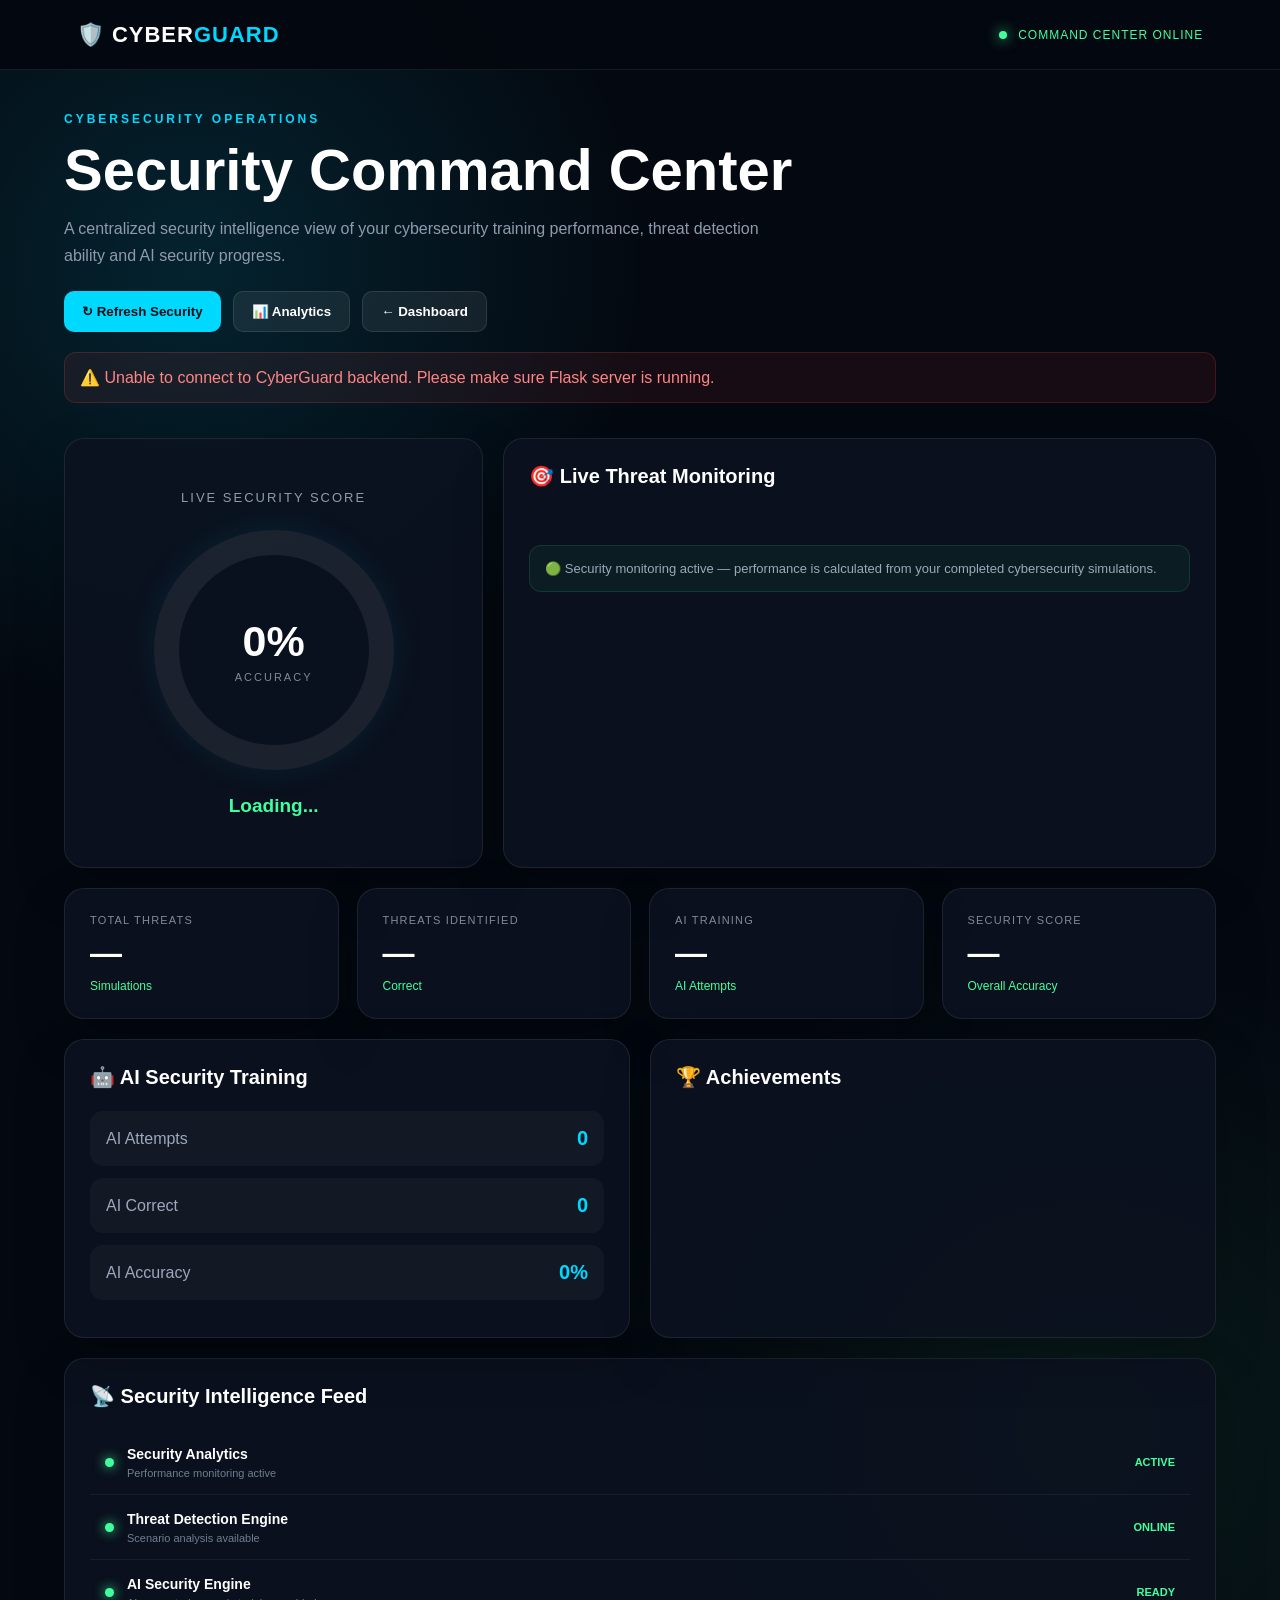
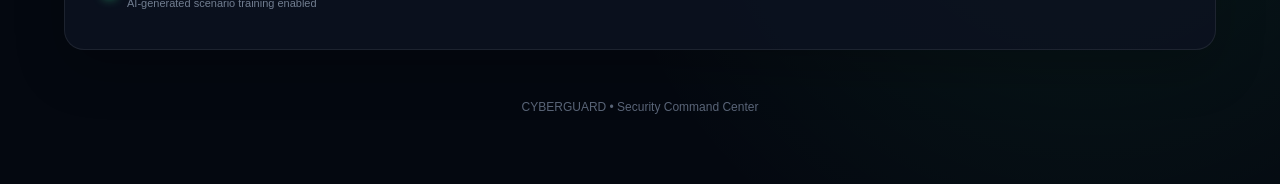
<file: frontend/command-center.html>
<!DOCTYPE html>
<html lang="en">

<head>

<meta charset="UTF-8">

<meta name="viewport" content="width=device-width, initial-scale=1.0">

<title>CyberGuard | Security Command Center</title>

<style>

*{
    margin:0;
    padding:0;
    box-sizing:border-box;
}

body{
    font-family:Arial,Helvetica,sans-serif;
    color:#fff;
    min-height:100vh;

    background:
        radial-gradient(
            circle at 15% 15%,
            rgba(0,217,255,.13),
            transparent 25%
        ),

        radial-gradient(
            circle at 85% 80%,
            rgba(66,255,158,.08),
            transparent 28%
        ),

        #040810;
}


/* =====================================================
   NAVBAR
===================================================== */

.navbar{

    height:70px;

    padding:0 6%;

    display:flex;

    align-items:center;

    justify-content:space-between;

    background:rgba(4,8,16,.92);

    border-bottom:
        1px solid rgba(255,255,255,.08);

    position:sticky;

    top:0;

    z-index:100;

    backdrop-filter:blur(16px);
}

.logo{

    font-size:22px;

    font-weight:800;

    letter-spacing:1px;
}

.logo span{

    color:#00d9ff;
}

.status{

    color:#42ff9e;

    font-size:12px;

    letter-spacing:1px;
}

.status::before{

    content:"";

    display:inline-block;

    width:8px;

    height:8px;

    border-radius:50%;

    background:#42ff9e;

    margin-right:7px;

    box-shadow:
        0 0 14px #42ff9e;
}


/* =====================================================
   CONTAINER
===================================================== */

.container{

    width:90%;

    max-width:1450px;

    margin:auto;

    padding:42px 0 70px;
}


/* =====================================================
   HERO
===================================================== */

.label{

    color:#00d9ff;

    font-size:12px;

    font-weight:bold;

    letter-spacing:3px;

    margin-bottom:10px;
}

h1{

    font-size:
        clamp(34px,5vw,58px);

    margin-bottom:12px;
}

.subtitle{

    color:#8f9bad;

    max-width:720px;

    line-height:1.7;
}


/* =====================================================
   ACTION BUTTONS
===================================================== */

.actions{

    display:flex;

    gap:12px;

    margin-top:22px;

    flex-wrap:wrap;
}

button{

    border:none;

    border-radius:10px;

    padding:12px 18px;

    font-weight:bold;

    cursor:pointer;

    transition:.2s;

    font-family:inherit;
}

button:hover{

    transform:translateY(-2px);
}

button:active{

    transform:translateY(0);
}

.primary{

    background:#00d9ff;

    color:#031018;
}

.secondary{

    background:
        rgba(255,255,255,.07);

    color:#fff;

    border:
        1px solid rgba(255,255,255,.1);
}

.secondary:hover{

    border-color:#00d9ff;

    background:
        rgba(0,217,255,.08);
}


/* =====================================================
   ERROR
===================================================== */

.error{

    display:none;

    margin-top:20px;

    padding:15px;

    border-radius:12px;

    background:
        rgba(255,70,70,.08);

    border:
        1px solid rgba(255,70,70,.2);

    color:#ff8585;
}


/* =====================================================
   SCORE + MONITOR
===================================================== */

.command-grid{

    display:grid;

    grid-template-columns:
        1fr 1.7fr;

    gap:20px;

    margin-top:35px;
}

.card{

    background:
        rgba(12,19,33,.84);

    border:
        1px solid rgba(255,255,255,.08);

    border-radius:20px;

    padding:25px;

    box-shadow:
        0 20px 50px rgba(0,0,0,.22);
}


/* =====================================================
   SCORE
===================================================== */

.score-card{

    min-height:430px;

    display:flex;

    flex-direction:column;

    align-items:center;

    justify-content:center;
}

.score-title{

    color:#8f9bad;

    font-size:13px;

    text-transform:uppercase;

    letter-spacing:2px;

    margin-bottom:25px;
}

.ring{

    width:240px;

    height:240px;

    border-radius:50%;

    display:flex;

    align-items:center;

    justify-content:center;

    position:relative;

    background:
        conic-gradient(
            #00d9ff 0deg,
            #42ff9e 0deg,
            rgba(255,255,255,.07) 0deg
        );

    box-shadow:
        0 0 35px rgba(0,217,255,.08);
}

.ring::before{

    content:"";

    position:absolute;

    width:190px;

    height:190px;

    border-radius:50%;

    background:#0a111e;
}

.score-content{

    position:relative;

    text-align:center;
}

.score{

    font-size:43px;

    font-weight:800;
}

.accuracy{

    color:#7e899b;

    font-size:11px;

    letter-spacing:2px;

    margin-top:5px;
}

.rank{

    margin-top:25px;

    color:#42ff9e;

    font-size:19px;

    font-weight:bold;
}


/* =====================================================
   THREAT MONITOR
===================================================== */

.monitor{

    min-height:430px;
}

.card-title{

    font-size:20px;

    font-weight:bold;

    margin-bottom:22px;
}

.threat-list{

    display:flex;

    flex-direction:column;

    gap:22px;
}

.threat-header{

    display:flex;

    justify-content:space-between;

    margin-bottom:9px;

    font-size:14px;
}

.threat-header span:last-child{

    color:#00d9ff;

    font-weight:bold;
}

.track{

    height:11px;

    border-radius:20px;

    background:
        rgba(255,255,255,.07);

    overflow:hidden;
}

.fill{

    height:100%;

    width:0;

    border-radius:20px;

    background:
        linear-gradient(
            90deg,
            #00d9ff,
            #42ff9e
        );

    transition:
        width 1s ease;
}

.monitor-footer{

    margin-top:35px;

    padding:15px;

    border-radius:12px;

    background:
        rgba(66,255,158,.05);

    border:
        1px solid rgba(66,255,158,.12);

    color:#9ca8bb;

    font-size:13px;
}


/* =====================================================
   STATS
===================================================== */

.stats{

    display:grid;

    grid-template-columns:
        repeat(4,1fr);

    gap:18px;

    margin-top:20px;
}

.stat-value{

    font-size:32px;

    font-weight:800;

    margin-top:9px;
}

.stat-label{

    color:#7f8a9d;

    font-size:11px;

    text-transform:uppercase;

    letter-spacing:1.2px;
}

.stat-sub{

    color:#42ff9e;

    font-size:12px;

    margin-top:7px;
}


/* =====================================================
   LOWER GRID
===================================================== */

.lower-grid{

    display:grid;

    grid-template-columns:
        1fr 1fr;

    gap:20px;

    margin-top:20px;
}

.ai-card{

    min-height:280px;
}

.ai-row{

    display:flex;

    justify-content:space-between;

    align-items:center;

    padding:16px;

    margin-bottom:12px;

    border-radius:13px;

    background:
        rgba(255,255,255,.035);
}

.ai-row span:first-child{

    color:#9ca8bb;
}

.ai-row strong{

    color:#00d9ff;

    font-size:20px;
}


/* =====================================================
   ACHIEVEMENTS
===================================================== */

.achievement-grid{

    display:grid;

    grid-template-columns:
        1fr 1fr;

    gap:12px;
}

.badge{

    padding:17px;

    border-radius:14px;

    background:
        rgba(66,255,158,.05);

    border:
        1px solid rgba(66,255,158,.15);

    transition:.2s;
}

.badge:hover{

    transform:translateY(-2px);

    border-color:
        rgba(66,255,158,.35);
}

.badge.locked{

    background:
        rgba(255,255,255,.025);

    border-color:
        rgba(255,255,255,.08);
}

.badge-icon{

    font-size:27px;

    margin-bottom:7px;
}

.badge h3{

    font-size:14px;
}

.badge p{

    color:#7f8a9d;

    font-size:11px;

    margin-top:5px;
}

.badge.unlocked p{

    color:#42ff9e;
}


/* =====================================================
   LIVE SECURITY FEED
===================================================== */

.live{

    margin-top:20px;
}

.live-item{

    display:flex;

    align-items:center;

    gap:13px;

    padding:15px;

    border-bottom:
        1px solid rgba(255,255,255,.06);
}

.live-item:last-child{

    border-bottom:none;
}

.live-dot{

    width:9px;

    height:9px;

    border-radius:50%;

    background:#42ff9e;

    box-shadow:
        0 0 12px #42ff9e;
}

.live-info{

    flex:1;
}

.live-info strong{

    font-size:14px;
}

.live-info p{

    color:#717d90;

    font-size:11px;

    margin-top:4px;
}

.live-status{

    color:#42ff9e;

    font-size:11px;

    font-weight:bold;
}


/* =====================================================
   FOOTER
===================================================== */

.footer{

    text-align:center;

    color:#596477;

    font-size:12px;

    margin-top:50px;
}


/* =====================================================
   RESPONSIVE
===================================================== */

@media(max-width:1000px){

    .command-grid{

        grid-template-columns:1fr;
    }

    .stats{

        grid-template-columns:
            repeat(2,1fr);
    }

    .lower-grid{

        grid-template-columns:1fr;
    }
}


@media(max-width:600px){

    .navbar{

        padding:0 4%;
    }

    .status{

        font-size:10px;
    }

    .container{

        width:92%;
    }

    .stats{

        grid-template-columns:1fr;
    }

    .achievement-grid{

        grid-template-columns:1fr;
    }

    .ring{

        width:205px;

        height:205px;
    }

    .ring::before{

        width:160px;

        height:160px;
    }

    .actions{

        flex-direction:column;
    }

    .actions button{

        width:100%;
    }

    .threat-header{

        font-size:13px;
    }
}

</style>

</head>


<body>


<!-- =====================================================
     NAVBAR
===================================================== -->

<nav class="navbar">

    <div class="logo">

        🛡️ CYBER<span>GUARD</span>

    </div>

    <div class="status">

        COMMAND CENTER ONLINE

    </div>

</nav>


<!-- =====================================================
     MAIN
===================================================== -->

<main class="container">


    <div class="label">

        CYBERSECURITY OPERATIONS

    </div>


    <h1>

        Security Command Center

    </h1>


    <p class="subtitle">

        A centralized security intelligence view of your
        cybersecurity training performance, threat detection
        ability and AI security progress.

    </p>


    <!-- ACTIONS -->

    <div class="actions">

        <button
            class="primary"
            onclick="loadCommandCenter()">

            ↻ Refresh Security

        </button>


        <button
            class="secondary"
            onclick="goAnalytics()">

            📊 Analytics

        </button>


        <button
            class="secondary"
            onclick="goDashboard()">

            ← Dashboard

        </button>

    </div>


    <!-- ERROR -->

    <div
        id="errorBox"
        class="error">

    </div>


    <!-- =================================================
         SCORE + THREAT MONITOR
    ================================================== -->

    <section class="command-grid">


        <!-- SCORE -->

        <div class="card score-card">

            <div class="score-title">

                Live Security Score

            </div>


            <div
                id="scoreRing"
                class="ring">

                <div class="score-content">

                    <div
                        id="score"
                        class="score">

                        0%

                    </div>


                    <div class="accuracy">

                        ACCURACY

                    </div>

                </div>

            </div>


            <div
                id="rank"
                class="rank">

                Loading...

            </div>

        </div>


        <!-- THREAT MONITOR -->

        <div class="card monitor">

            <div class="card-title">

                🎯 Live Threat Monitoring

            </div>


            <div
                id="threatList"
                class="threat-list">

            </div>


            <div class="monitor-footer">

                🟢 Security monitoring active —
                performance is calculated from your
                completed cybersecurity simulations.

            </div>

        </div>

    </section>


    <!-- =================================================
         STATS
    ================================================== -->

    <section class="stats">


        <div class="card">

            <div class="stat-label">

                Total Threats

            </div>


            <div
                id="totalAttempts"
                class="stat-value">

                —

            </div>


            <div class="stat-sub">

                Simulations

            </div>

        </div>


        <div class="card">

            <div class="stat-label">

                Threats Identified

            </div>


            <div
                id="correct"
                class="stat-value">

                —

            </div>


            <div class="stat-sub">

                Correct

            </div>

        </div>


        <div class="card">

            <div class="stat-label">

                AI Training

            </div>


            <div
                id="aiAttempts"
                class="stat-value">

                —

            </div>


            <div class="stat-sub">

                AI Attempts

            </div>

        </div>


        <div class="card">

            <div class="stat-label">

                Security Score

            </div>


            <div
                id="scoreStat"
                class="stat-value">

                —

            </div>


            <div class="stat-sub">

                Overall Accuracy

            </div>

        </div>

    </section>


    <!-- =================================================
         AI + ACHIEVEMENTS
    ================================================== -->

    <section class="lower-grid">


        <!-- AI -->

        <div class="card ai-card">

            <div class="card-title">

                🤖 AI Security Training

            </div>


            <div class="ai-row">

                <span>

                    AI Attempts

                </span>


                <strong id="aiCount">

                    0

                </strong>

            </div>


            <div class="ai-row">

                <span>

                    AI Correct

                </span>


                <strong id="aiCorrect">

                    0

                </strong>

            </div>


            <div class="ai-row">

                <span>

                    AI Accuracy

                </span>


                <strong id="aiAccuracy">

                    0%

                </strong>

            </div>

        </div>


        <!-- ACHIEVEMENTS -->

        <div class="card">

            <div class="card-title">

                🏆 Achievements

            </div>


            <div
                id="achievementGrid"
                class="achievement-grid">

            </div>

        </div>

    </section>


    <!-- =================================================
         LIVE SECURITY FEED
    ================================================== -->

    <section class="card live">

        <div class="card-title">

            📡 Security Intelligence Feed

        </div>


        <div class="live-item">

            <div class="live-dot"></div>


            <div class="live-info">

                <strong>

                    Security Analytics

                </strong>


                <p>

                    Performance monitoring active

                </p>

            </div>


            <div class="live-status">

                ACTIVE

            </div>

        </div>


        <div class="live-item">

            <div class="live-dot"></div>


            <div class="live-info">

                <strong>

                    Threat Detection Engine

                </strong>


                <p>

                    Scenario analysis available

                </p>

            </div>


            <div class="live-status">

                ONLINE

            </div>

        </div>


        <div class="live-item">

            <div class="live-dot"></div>


            <div class="live-info">

                <strong>

                    AI Security Engine

                </strong>


                <p>

                    AI-generated scenario training enabled

                </p>

            </div>


            <div class="live-status">

                READY

            </div>

        </div>

    </section>


    <div class="footer">

        CYBERGUARD • Security Command Center

    </div>

</main>


<!-- =====================================================
     JAVASCRIPT
===================================================== -->

<script>


/* =====================================================
   API
===================================================== */

const API_BASE =
    "http://localhost:5000";


/* =====================================================
   USER ID
===================================================== */

function getUserId(){

    const id =
        localStorage.getItem(
            "cyberguard_user_id"
        );

    return id
        ? Number(id)
        : 1;
}


/* =====================================================
   LOAD COMMAND CENTER
===================================================== */

async function loadCommandCenter(){

    const errorBox =
        document.getElementById(
            "errorBox"
        );


    errorBox.style.display =
        "none";


    try{

        const userId =
            getUserId();


        const response =
            await fetch(
                `${API_BASE}/api/analytics/${userId}`
            );


        if(!response.ok){

            throw new Error(
                `Server error ${response.status}`
            );
        }


        const data =
            await response.json();


        if(!data.success){

            throw new Error(
                data.error ||
                "Analytics unavailable"
            );
        }


        /* Render all sections */

        renderScore(
            data.overall
        );


        renderStats(
            data.overall
        );


        renderThreats(
            data.attack_types || []
        );


        renderAI(
            data.ai_attack_types || []
        );


        renderAchievements(
            data.overall || {},
            data.attack_types || []
        );


    }

    catch(error){

        console.error(
            "Command Center Error:",
            error
        );


        errorBox.textContent =
            "⚠️ Unable to connect to CyberGuard backend. Please make sure Flask server is running.";


        errorBox.style.display =
            "block";
    }
}


/* =====================================================
   SCORE
===================================================== */

function renderScore(data){

    const accuracy =
        Number(
            data.accuracy || 0
        );


    const safeAccuracy =
        Math.max(
            0,
            Math.min(
                100,
                accuracy
            )
        );


    const degrees =
        safeAccuracy * 3.6;


    document
        .getElementById(
            "scoreRing"
        )
        .style.background =
        `conic-gradient(
            #00d9ff 0deg,
            #42ff9e ${degrees}deg,
            rgba(255,255,255,.07) ${degrees}deg
        )`;


    document
        .getElementById(
            "score"
        )
        .textContent =
        `${accuracy.toFixed(2)}%`;


    document
        .getElementById(
            "rank"
        )
        .textContent =
        data.level ||
        "Security Beginner";
}


/* =====================================================
   STATS
===================================================== */

function renderStats(data){

    document
        .getElementById(
            "totalAttempts"
        )
        .textContent =
        Number(
            data.total_attempts || 0
        );


    document
        .getElementById(
            "correct"
        )
        .textContent =
        Number(
            data.correct_answers || 0
        );


    document
        .getElementById(
            "scoreStat"
        )
        .textContent =
        `${Number(data.accuracy || 0).toFixed(2)}%`;
}


/* =====================================================
   THREAT MONITOR
===================================================== */

function renderThreats(data){

    const container =
        document.getElementById(
            "threatList"
        );


    if(!data || !data.length){

        container.innerHTML = `

            <div class="monitor-footer">

                No threat data available yet.

            </div>

        `;

        return;
    }


    container.innerHTML =
        data.map(
            item => {

                const accuracy =
                    Number(
                        item.accuracy || 0
                    );


                const safeAccuracy =
                    Math.max(
                        0,
                        Math.min(
                            100,
                            accuracy
                        )
                    );


                return `

                    <div>

                        <div class="threat-header">

                            <span>

                                ${escapeHTML(
                                    item.attack_type ||
                                    "Unknown Threat"
                                )}

                            </span>


                            <span>

                                ${accuracy.toFixed(2)}%

                            </span>

                        </div>


                        <div class="track">

                            <div
                                class="fill"
                                style="width:${safeAccuracy}%">

                            </div>

                        </div>

                    </div>

                `;

            }
        ).join("");
}


/* =====================================================
   AI
===================================================== */

function renderAI(data){

    let attempts = 0;

    let correct = 0;


    if(
        Array.isArray(data)
    ){

        data.forEach(
            item => {

                attempts +=
                    Number(
                        item.attempts || 0
                    );


                correct +=
                    Number(
                        item.correct_answers || 0
                    );

            }
        );

    }


    const accuracy =
        attempts
            ? (correct / attempts) * 100
            : 0;


    document
        .getElementById(
            "aiAttempts"
        )
        .textContent =
        attempts;


    document
        .getElementById(
            "aiCount"
        )
        .textContent =
        attempts;


    document
        .getElementById(
            "aiCorrect"
        )
        .textContent =
        correct;


    document
        .getElementById(
            "aiAccuracy"
        )
        .textContent =
        `${accuracy.toFixed(2)}%`;
}


/* =====================================================
   ACHIEVEMENTS
===================================================== */

function renderAchievements(
    overall,
    attacks
){

    const total =
        Number(
            overall.total_attempts || 0
        );


    const correct =
        Number(
            overall.correct_answers || 0
        );


    const accuracy =
        Number(
            overall.accuracy || 0
        );


    const fakeApp =
        Array.isArray(attacks)
            ? attacks.find(
                item =>
                    item.attack_type ===
                    "Fake App"
            )
            : null;


    const fakeAppAccuracy =
        fakeApp
            ? Number(
                fakeApp.accuracy || 0
            )
            : 0;


    const achievements = [

        {
            icon:"🛡️",

            title:"First Defender",

            text:
                "First security simulation completed.",

            unlocked:
                total >= 1
        },


        {
            icon:"🎯",

            title:"Threat Hunter",

            text:
                "10 or more threats successfully identified.",

            unlocked:
                correct >= 10
        },


        {
            icon:"🔥",

            title:"Security Expert",

            text:
                "Overall accuracy reached 90% or higher.",

            unlocked:
                accuracy >= 90
        },


        {
            icon:"📱",

            title:"Fake App Hunter",

            text:
                "100% accuracy against Fake Apps.",

            unlocked:
                fakeAppAccuracy >= 100
        }

    ];


    document
        .getElementById(
            "achievementGrid"
        )
        .innerHTML =

        achievements.map(
            item => `

                <div
                    class="badge ${
                        item.unlocked
                            ? "unlocked"
                            : "locked"
                    }">

                    <div class="badge-icon">

                        ${item.icon}

                    </div>


                    <h3>

                        ${item.title}

                    </h3>


                    <p>

                        ${
                            item.unlocked
                                ? "✓ UNLOCKED"
                                : "🔒 LOCKED"
                        }

                    </p>

                </div>

            `
        ).join("");
}


/* =====================================================
   HTML ESCAPE
===================================================== */

function escapeHTML(value){

    const div =
        document.createElement(
            "div"
        );


    div.textContent =
        String(value);


    return div.innerHTML;
}


/* =====================================================
   NAVIGATION
===================================================== */

function goAnalytics(){

    window.location.href =
        "/frontend/analytics.html";
}


function goDashboard(){

    window.location.href =
        "/frontend/dashboard.html";
}


/* =====================================================
   INITIAL LOAD
===================================================== */

document.addEventListener(
    "DOMContentLoaded",
    () => {

        loadCommandCenter();

    }
);

</script>


</body>

</html>
</file>
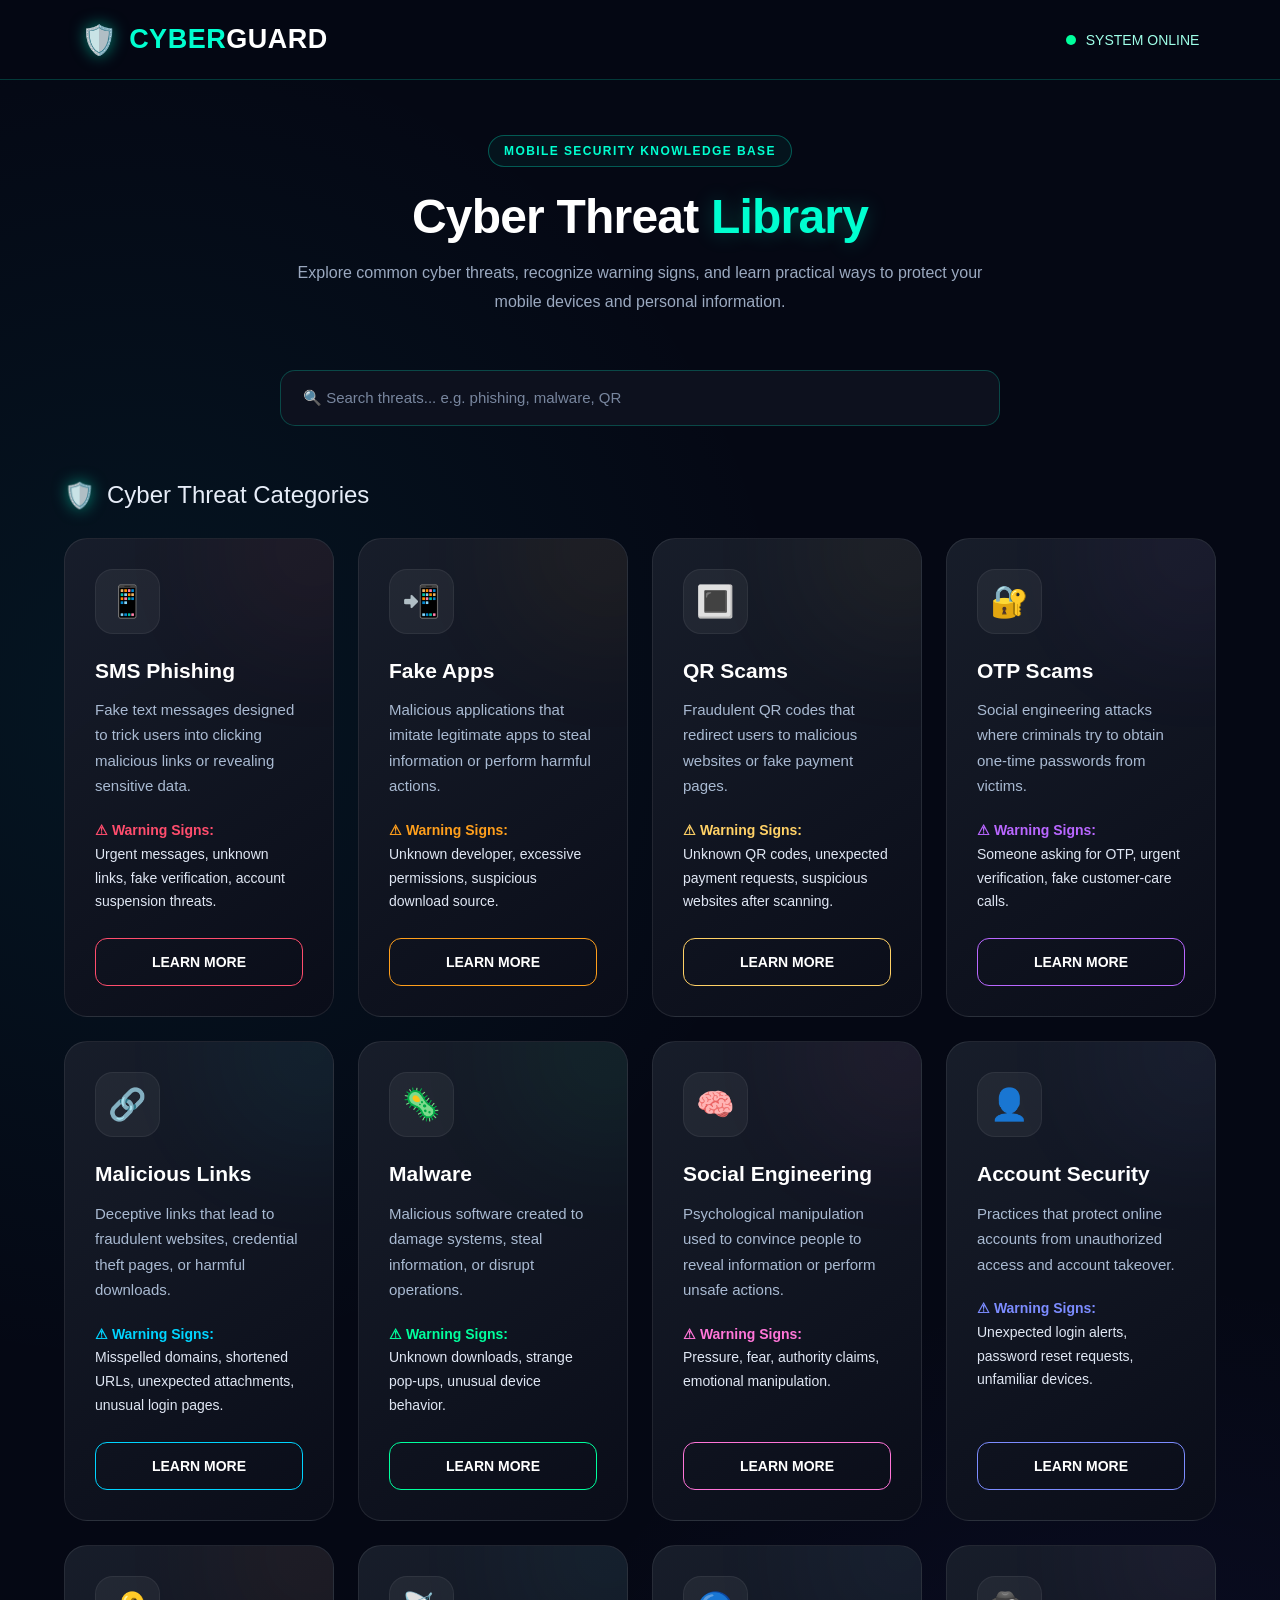
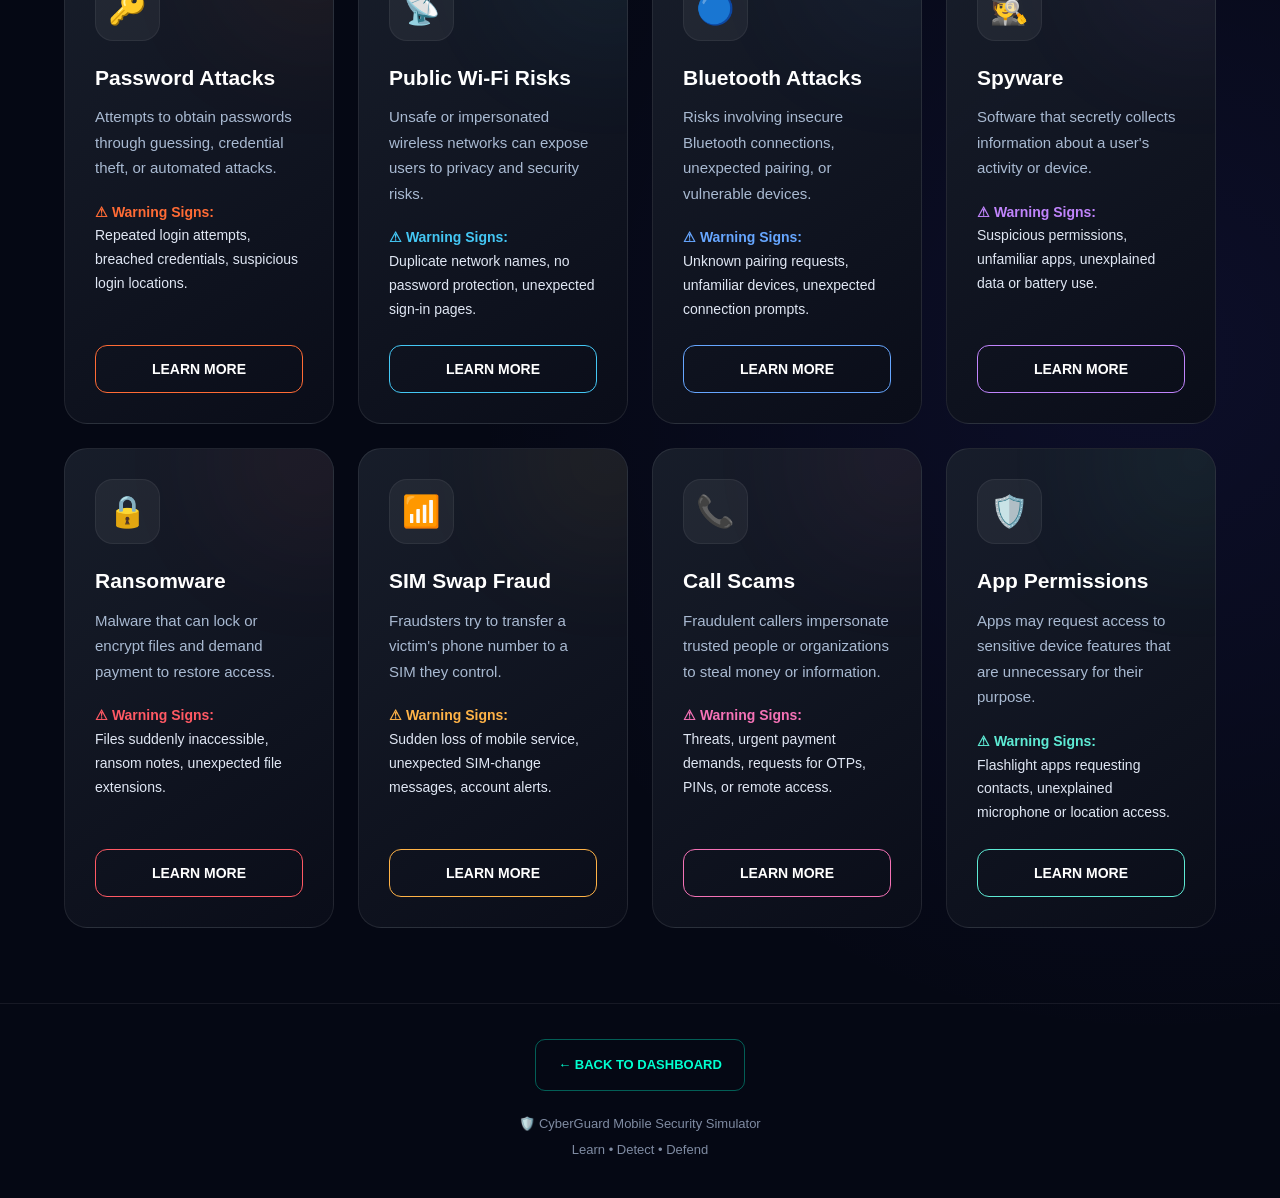
<file: frontend/library.html>
<!DOCTYPE html>
<html lang="en">
<head>
    <meta charset="UTF-8">
    <meta name="viewport" content="width=device-width, initial-scale=1.0">
    <meta name="theme-color" content="#050814">
    <title>CyberGuard | Threat Library</title>

    <style>
        * {
            margin: 0;
            padding: 0;
            box-sizing: border-box;
            font-family: Arial, Helvetica, sans-serif;
        }

        :root {
            --cyan: #00ffd0;
            --background: #050814;
            --text: #ffffff;
            --muted: #a9bad2;
        }

        html {
            scroll-behavior: smooth;
        }

        body {
            min-height: 100vh;
            background:
                radial-gradient(circle at 10% 25%, rgba(0,180,200,.08), transparent 28%),
                radial-gradient(circle at 90% 70%, rgba(90,80,255,.09), transparent 30%),
                var(--background);
            color: var(--text);
            overflow-x: hidden;
        }

        /* ANIMATED BACKGROUND SCAN LINE */
        body::before {
            content: "";
            position: fixed;
            inset: 0;
            pointer-events: none;
            z-index: 99;
            opacity: .16;
            background: repeating-linear-gradient(
                to bottom,
                transparent 0px,
                transparent 3px,
                rgba(0,255,208,.025) 4px
            );
        }

        body::after {
            content: "";
            position: fixed;
            top: -20%;
            left: 0;
            width: 100%;
            height: 120px;
            background: linear-gradient(
                transparent,
                rgba(0,255,208,.045),
                transparent
            );
            pointer-events: none;
            z-index: 98;
            animation: scanLine 9s linear infinite;
        }

        @keyframes scanLine {
            from { transform: translateY(-20vh); }
            to { transform: translateY(120vh); }
        }

        @keyframes pulse {
            0%, 100% {
                opacity: 1;
                box-shadow: 0 0 12px #00ff9d;
            }
            50% {
                opacity: .4;
                box-shadow: 0 0 3px #00ff9d;
            }
        }

        @keyframes heroEnter {
            from {
                opacity: 0;
                transform: translateY(25px);
            }
            to {
                opacity: 1;
                transform: translateY(0);
            }
        }

        @keyframes cardEnter {
            from {
                opacity: 0;
                transform: translateY(25px) scale(.98);
            }
            to {
                opacity: 1;
                transform: translateY(0) scale(1);
            }
        }

        @keyframes neonGlow {
            0%, 100% { box-shadow: 0 0 8px rgba(0,255,208,.08); }
            50% { box-shadow: 0 0 18px rgba(0,255,208,.2); }
        }

        /* NAVBAR */
        .navbar {
            min-height: 80px;
            display: flex;
            align-items: center;
            justify-content: space-between;
            gap: 20px;
            padding: 0 6.3%;
            background: rgba(5,8,20,.96);
            border-bottom: 1px solid rgba(0,255,208,.2);
            position: sticky;
            top: 0;
            z-index: 100;
            backdrop-filter: blur(15px);
            animation: heroEnter .7s ease both;
        }

        .navbar::after {
            content: "";
            position: absolute;
            left: -40%;
            bottom: -1px;
            width: 35%;
            height: 1px;
            background: var(--cyan);
            box-shadow: 0 0 12px var(--cyan);
            animation: navLight 6s linear infinite;
        }

        @keyframes navLight {
            to { left: 110%; }
        }

        .logo {
            display: flex;
            align-items: center;
            gap: 12px;
            font-size: 27px;
            font-weight: 800;
            letter-spacing: .5px;
            white-space: nowrap;
        }

        .logo-icon {
            font-size: 29px;
            filter: drop-shadow(0 0 8px rgba(0,255,208,.5));
            animation: shieldFloat 3s ease-in-out infinite;
        }

        @keyframes shieldFloat {
            0%, 100% { transform: translateY(0); }
            50% { transform: translateY(-4px); }
        }

        .cyan { color: var(--cyan); }
        .white { color: #fff; }

        .status {
            display: flex;
            align-items: center;
            gap: 10px;
            color: #9fffe9;
            font-size: 14px;
            white-space: nowrap;
        }

        .status-dot {
            width: 10px;
            height: 10px;
            border-radius: 50%;
            background: #00ff9d;
            animation: pulse 1.5s infinite;
        }

        /* HERO */
        .hero {
            width: 90%;
            max-width: 1400px;
            margin: 0 auto;
            padding: 55px 0 25px;
            text-align: center;
            animation: heroEnter .8s ease both;
        }

        .eyebrow {
            display: inline-block;
            padding: 8px 15px;
            border: 1px solid rgba(0,255,208,.3);
            border-radius: 30px;
            color: var(--cyan);
            background: rgba(0,255,208,.05);
            font-size: 12px;
            font-weight: bold;
            letter-spacing: 1.4px;
            animation: neonGlow 3s infinite;
        }

        .hero h1 {
            margin-top: 22px;
            font-size: clamp(32px,4vw,48px);
            font-weight: 800;
            color: #fff;
            letter-spacing: -.8px;
            animation: heroEnter .9s ease both;
        }

        .hero h1 span {
            color: var(--cyan);
            text-shadow: 0 0 20px rgba(0,255,208,.25);
        }

        .hero p {
            max-width: 700px;
            margin: 15px auto 0;
            color: #9ba9c0;
            font-size: 16px;
            line-height: 1.8;
            animation: heroEnter 1s ease both;
        }

        /* SEARCH */
        .search-container {
            width: 100%;
            max-width: 760px;
            margin: 28px auto 55px;
            padding: 0 20px;
            position: relative;
            animation: heroEnter 1.1s ease both;
        }

        .search-box {
            display: block;
            width: 100%;
            min-height: 56px;
            padding: 17px 22px;
            border-radius: 15px;
            border: 1px solid rgba(0,255,208,.23);
            background: #0d111e;
            color: white;
            outline: none;
            font-size: 15px;
            transition: .3s;
        }

        .search-box::placeholder {
            color: #78869e;
        }

        .search-box:focus {
            border-color: var(--cyan);
            box-shadow: 0 0 0 3px rgba(0,255,208,.06),
                        0 0 25px rgba(0,255,208,.15);
            transform: translateY(-2px);
        }

        /* LIBRARY */
        .library {
            width: 90%;
            max-width: 1400px;
            margin: 0 auto;
            padding-bottom: 75px;
        }

        .section-heading {
            display: flex;
            align-items: center;
            gap: 12px;
            margin-bottom: 28px;
            font-size: 24px;
            font-weight: 500;
            color: #e7edf8;
        }

        .section-heading span {
            font-size: 25px;
            filter: drop-shadow(0 0 8px rgba(0,255,208,.5));
        }

        .threat-grid {
            display: grid;
            grid-template-columns: repeat(4,minmax(0,1fr));
            gap: 24px;
            align-items: stretch;
        }

        /* ANIMATED THREAT CARDS */
        .threat-card {
            --card-color: #00d4ff;
            --glow: #00d4ff;

            position: relative;
            display: flex;
            flex-direction: column;
            min-width: 0;
            padding: 30px;
            border-radius: 23px;
            background: linear-gradient(
                145deg,
                rgba(24,30,43,.97),
                rgba(10,13,25,.99)
            );
            border: 1px solid rgba(255,255,255,.085);
            overflow: hidden;

            opacity: 0;
            transform: translateY(25px);
            transition:
                opacity .6s ease,
                transform .35s ease,
                border-color .3s ease,
                box-shadow .3s ease;
        }

        .threat-card.revealed {
            opacity: 1;
            transform: translateY(0);
        }

        .threat-card::before {
            content: "";
            position: absolute;
            width: 150px;
            height: 150px;
            top: -65px;
            right: -55px;
            border-radius: 50%;
            background: var(--glow);
            filter: blur(75px);
            opacity: .1;
            pointer-events: none;
            transition: opacity .3s, transform .4s;
        }

        .threat-card::after {
            content: "";
            position: absolute;
            top: 0;
            left: -120%;
            width: 70%;
            height: 100%;
            transform: skewX(-20deg);
            background: linear-gradient(
                90deg,
                transparent,
                rgba(255,255,255,.035),
                transparent
            );
            pointer-events: none;
            transition: left .7s ease;
        }

        .threat-card:hover {
            transform: translateY(-7px);
            border-color: var(--card-color);
            box-shadow: 0 12px 35px rgba(0,0,0,.35),
                        0 0 18px color-mix(in srgb, var(--card-color) 16%, transparent);
        }

        .threat-card:hover::before {
            opacity: .22;
            transform: scale(1.2);
        }

        .threat-card:hover::after {
            left: 150%;
        }

        .icon {
            display: flex;
            align-items: center;
            justify-content: center;
            flex-shrink: 0;
            width: 65px;
            height: 65px;
            margin-bottom: 22px;
            border-radius: 18px;
            background: rgba(255,255,255,.055);
            border: 1px solid rgba(255,255,255,.06);
            font-size: 31px;
            transition: transform .35s, box-shadow .35s;
        }

        .threat-card:hover .icon {
            transform: translateY(-3px) rotate(-5deg) scale(1.07);
            box-shadow: 0 0 20px color-mix(in srgb, var(--card-color) 20%, transparent);
        }

        .threat-card h3 {
            margin-bottom: 12px;
            color: #fff;
            font-size: 21px;
            line-height: 1.4;
        }

        .threat-card > p {
            color: #a9bad2;
            font-size: 15px;
            line-height: 1.7;
        }

        .warning {
            margin-top: 20px;
            margin-bottom: 24px;
            color: #e0e7f4;
            font-size: 14px;
            line-height: 1.7;
        }

        .warning strong {
            color: var(--card-color);
        }

        .learn-btn {
            position: relative;
            width: 100%;
            min-height: 48px;
            margin-top: auto;
            padding: 12px;
            border: 1px solid var(--card-color);
            border-radius: 12px;
            background: transparent;
            color: white;
            font-size: 14px;
            font-weight: bold;
            cursor: pointer;
            overflow: hidden;
            transition: background .25s, color .25s, box-shadow .25s, transform .25s;
        }

        .learn-btn:hover {
            background: var(--card-color);
            color: #050814;
            box-shadow: 0 0 18px color-mix(in srgb, var(--card-color) 30%, transparent);
            transform: translateY(-2px);
        }

        .learn-btn:active {
            transform: scale(.97);
        }

        .details {
            display: none;
            margin-top: 20px;
            padding-top: 18px;
            border-top: 1px solid rgba(255,255,255,.1);
            color: #bac6d9;
            font-size: 14px;
            line-height: 1.8;
        }

        .details.show {
            display: block;
            animation: reveal .3s ease;
        }

        .details strong {
            color: var(--cyan);
        }

        @keyframes reveal {
            from {
                opacity: 0;
                transform: translateY(-7px);
            }
            to {
                opacity: 1;
                transform: translateY(0);
            }
        }

        .no-results {
            display: none;
            padding: 40px 20px;
            color: #a9bad2;
            text-align: center;
            border: 1px dashed rgba(0,255,208,.25);
            border-radius: 18px;
            animation: reveal .3s ease;
        }

        /* FOOTER */
        footer {
            padding: 35px 20px;
            text-align: center;
            color: #7f8ba2;
            border-top: 1px solid rgba(255,255,255,.07);
            font-size: 13px;
            line-height: 2;
        }

        .back-btn {
            display: inline-block;
            margin-bottom: 20px;
            padding: 12px 22px;
            border: 1px solid rgba(0,255,208,.35);
            border-radius: 10px;
            color: var(--cyan);
            text-decoration: none;
            font-weight: bold;
            transition: .3s;
        }

        .back-btn:hover {
            background: var(--cyan);
            color: #050814;
            box-shadow: 0 0 20px rgba(0,255,208,.25);
            transform: translateY(-2px);
        }

        /* TABLET */
        @media (max-width: 1150px) {
            .threat-grid {
                grid-template-columns: repeat(2,minmax(0,1fr));
                gap: 20px;
            }

            .threat-card {
                padding: 26px;
            }
        }

        /* MOBILE */
        @media (max-width: 600px) {
            .navbar {
                min-height: 68px;
                padding: 0 18px;
            }

            .logo {
                gap: 7px;
                font-size: 20px;
            }

            .logo-icon {
                font-size: 23px;
            }

            .status {
                gap: 6px;
                font-size: 10px;
            }

            .status-dot {
                width: 8px;
                height: 8px;
            }

            .hero {
                padding-top: 38px;
            }

            .hero p {
                font-size: 14px;
            }

            .search-container {
                margin: 25px auto 38px;
            }

            .library {
                width: 92%;
            }

            .section-heading {
                font-size: 20px;
            }

            .threat-grid {
                grid-template-columns: 1fr;
                gap: 18px;
            }

            .threat-card {
                padding: 25px;
            }
        }

        /* ACCESSIBILITY */
        @media (prefers-reduced-motion: reduce) {
            *,
            *::before,
            *::after {
                animation-duration: .01ms !important;
                animation-iteration-count: 1 !important;
                scroll-behavior: auto !important;
                transition-duration: .01ms !important;
            }

            .threat-card {
                opacity: 1;
                transform: none;
            }
        }
    </style>
</head>

<body>

    <!-- NAVBAR -->
    <nav class="navbar">
        <div class="logo">
            <span class="logo-icon">🛡️</span>
            <span><span class="cyan">CYBER</span><span class="white">GUARD</span></span>
        </div>

        <div class="status">
            <span class="status-dot"></span>
            <span>SYSTEM ONLINE</span>
        </div>
    </nav>

    <!-- HERO -->
    <header class="hero">
        <div class="eyebrow">MOBILE SECURITY KNOWLEDGE BASE</div>

        <h1>Cyber Threat <span>Library</span></h1>

        <p>
            Explore common cyber threats, recognize warning signs,
            and learn practical ways to protect your mobile devices
            and personal information.
        </p>
    </header>

    <!-- SEARCH -->
    <div class="search-container">
        <input
            type="search"
            id="searchBox"
            class="search-box"
            placeholder="🔍 Search threats... e.g. phishing, malware, QR"
            aria-label="Search cyber threats"
            oninput="searchThreats()"
        >
    </div>

    <!-- LIBRARY -->
    <main class="library">
        <h2 class="section-heading">
            <span>🛡️</span>
            Cyber Threat Categories
        </h2>

        <div class="threat-grid" id="threatGrid">

            <!-- 1. SMS PHISHING -->
            <article class="threat-card" data-search="sms phishing smishing message scam text bank link" style="--card-color:#ff4d6d; --glow:#ff4d6d;">
                <div class="icon">📱</div>
                <h3>SMS Phishing</h3>
                <p>Fake text messages designed to trick users into clicking malicious links or revealing sensitive data.</p>
                <div class="warning"><strong>⚠ Warning Signs:</strong><br>Urgent messages, unknown links, fake verification, account suspension threats.</div>
                <button class="learn-btn" onclick="toggleDetails(this)" aria-expanded="false">LEARN MORE</button>
                <div class="details">
                    <strong>What is it?</strong><br>
                    Attackers send fraudulent SMS messages pretending to be banks, delivery services, or trusted organizations.
                    <br><br>
                    <strong>Stay Safe:</strong><br>
                    Avoid unexpected links. Verify messages through the organization's official website or app.
                </div>
            </article>

            <!-- 2. FAKE APPS -->
            <article class="threat-card" data-search="fake apps application android apk malware permissions" style="--card-color:#ff9f1c; --glow:#ff9f1c;">
                <div class="icon">📲</div>
                <h3>Fake Apps</h3>
                <p>Malicious applications that imitate legitimate apps to steal information or perform harmful actions.</p>
                <div class="warning"><strong>⚠ Warning Signs:</strong><br>Unknown developer, excessive permissions, suspicious download source.</div>
                <button class="learn-btn" onclick="toggleDetails(this)" aria-expanded="false">LEARN MORE</button>
                <div class="details">
                    <strong>What is it?</strong><br>
                    Fake applications imitate genuine banking, social media, security, or utility applications.
                    <br><br>
                    <strong>Stay Safe:</strong><br>
                    Install apps from trusted stores and check developer information and requested permissions.
                </div>
            </article>

            <!-- 3. QR SCAMS -->
            <article class="threat-card" data-search="qr scams qr code payment fraud fake payment" style="--card-color:#ffd166; --glow:#ffd166;">
                <div class="icon">🔳</div>
                <h3>QR Scams</h3>
                <p>Fraudulent QR codes that redirect users to malicious websites or fake payment pages.</p>
                <div class="warning"><strong>⚠ Warning Signs:</strong><br>Unknown QR codes, unexpected payment requests, suspicious websites after scanning.</div>
                <button class="learn-btn" onclick="toggleDetails(this)" aria-expanded="false">LEARN MORE</button>
                <div class="details">
                    <strong>What is it?</strong><br>
                    Attackers may use QR codes to redirect victims to phishing websites or fraudulent payment pages.
                    <br><br>
                    <strong>Stay Safe:</strong><br>
                    Check the destination URL before entering passwords, OTPs, or payment information. Remember, receiving money generally does not require entering your UPI PIN.
                </div>
            </article>

            <!-- 4. OTP SCAMS -->
            <article class="threat-card" data-search="otp scam one time password fraud verification bank" style="--card-color:#b967ff; --glow:#b967ff;">
                <div class="icon">🔐</div>
                <h3>OTP Scams</h3>
                <p>Social engineering attacks where criminals try to obtain one-time passwords from victims.</p>
                <div class="warning"><strong>⚠ Warning Signs:</strong><br>Someone asking for OTP, urgent verification, fake customer-care calls.</div>
                <button class="learn-btn" onclick="toggleDetails(this)" aria-expanded="false">LEARN MORE</button>
                <div class="details">
                    <strong>What is it?</strong><br>
                    Attackers may impersonate banks, support agents, or service providers to obtain authentication codes.
                    <br><br>
                    <strong>Stay Safe:</strong><br>
                    Never share OTPs, passwords, or authentication codes with callers or messages.
                </div>
            </article>

            <!-- 5. MALICIOUS LINKS -->
            <article class="threat-card" data-search="malicious link suspicious url phishing website fake website" style="--card-color:#00d4ff; --glow:#00d4ff;">
                <div class="icon">🔗</div>
                <h3>Malicious Links</h3>
                <p>Deceptive links that lead to fraudulent websites, credential theft pages, or harmful downloads.</p>
                <div class="warning"><strong>⚠ Warning Signs:</strong><br>Misspelled domains, shortened URLs, unexpected attachments, unusual login pages.</div>
                <button class="learn-btn" onclick="toggleDetails(this)" aria-expanded="false">LEARN MORE</button>
                <div class="details">
                    <strong>What is it?</strong><br>
                    Criminals distribute unsafe links through texts, email, social media, and messaging apps.
                    <br><br>
                    <strong>Stay Safe:</strong><br>
                    Check the domain carefully. Open important services using their official apps or saved bookmarks.
                </div>
            </article>

            <!-- 6. MALWARE -->
            <article class="threat-card" data-search="malware virus trojan spyware ransomware malicious software" style="--card-color:#00ff9d; --glow:#00ff9d;">
                <div class="icon">🦠</div>
                <h3>Malware</h3>
                <p>Malicious software created to damage systems, steal information, or disrupt operations.</p>
                <div class="warning"><strong>⚠ Warning Signs:</strong><br>Unknown downloads, strange pop-ups, unusual device behavior.</div>
                <button class="learn-btn" onclick="toggleDetails(this)" aria-expanded="false">LEARN MORE</button>
                <div class="details">
                    <strong>Common Types:</strong><br>
                    Viruses, Trojans, spyware, worms, and ransomware.
                    <br><br>
                    <strong>Stay Safe:</strong><br>
                    Keep your operating system updated, use trusted applications, and avoid suspicious downloads.
                </div>
            </article>

            <!-- 7. SOCIAL ENGINEERING -->
            <article class="threat-card" data-search="social engineering manipulation impersonation scam human attack" style="--card-color:#ff75d8; --glow:#ff75d8;">
                <div class="icon">🧠</div>
                <h3>Social Engineering</h3>
                <p>Psychological manipulation used to convince people to reveal information or perform unsafe actions.</p>
                <div class="warning"><strong>⚠ Warning Signs:</strong><br>Pressure, fear, authority claims, emotional manipulation.</div>
                <button class="learn-btn" onclick="toggleDetails(this)" aria-expanded="false">LEARN MORE</button>
                <div class="details">
                    <strong>What is it?</strong><br>
                    Attackers manipulate people into making security mistakes instead of attacking technology directly.
                    <br><br>
                    <strong>Stay Safe:</strong><br>
                    Verify identities independently and never make security decisions under pressure.
                </div>
            </article>

            <!-- 8. ACCOUNT SECURITY -->
            <article class="threat-card" data-search="account security password authentication login unauthorized access" style="--card-color:#7c8cff; --glow:#7c8cff;">
                <div class="icon">👤</div>
                <h3>Account Security</h3>
                <p>Practices that protect online accounts from unauthorized access and account takeover.</p>
                <div class="warning"><strong>⚠ Warning Signs:</strong><br>Unexpected login alerts, password reset requests, unfamiliar devices.</div>
                <button class="learn-btn" onclick="toggleDetails(this)" aria-expanded="false">LEARN MORE</button>
                <div class="details">
                    <strong>What should you do?</strong><br>
                    Review login activity and remove unknown devices.
                    <br><br>
                    <strong>Stay Safe:</strong><br>
                    Use unique passwords, enable multi-factor authentication, and secure recovery options.
                </div>
            </article>

            <!-- 9. PASSWORD ATTACKS -->
            <article class="threat-card" data-search="password attacks brute force credential stuffing password spraying" style="--card-color:#ff6b35; --glow:#ff6b35;">
                <div class="icon">🔑</div>
                <h3>Password Attacks</h3>
                <p>Attempts to obtain passwords through guessing, credential theft, or automated attacks.</p>
                <div class="warning"><strong>⚠ Warning Signs:</strong><br>Repeated login attempts, breached credentials, suspicious login locations.</div>
                <button class="learn-btn" onclick="toggleDetails(this)" aria-expanded="false">LEARN MORE</button>
                <div class="details">
                    <strong>Common Attacks:</strong><br>
                    Brute force, credential stuffing, and password spraying.
                    <br><br>
                    <strong>Stay Safe:</strong><br>
                    Use long, unique passwords and multi-factor authentication. A password manager can help.
                </div>
            </article>

            <!-- 10. PUBLIC WI-FI -->
            <article class="threat-card" data-search="public wifi wireless network hotspot network safety" style="--card-color:#44c7f4; --glow:#44c7f4;">
                <div class="icon">📡</div>
                <h3>Public Wi-Fi Risks</h3>
                <p>Unsafe or impersonated wireless networks can expose users to privacy and security risks.</p>
                <div class="warning"><strong>⚠ Warning Signs:</strong><br>Duplicate network names, no password protection, unexpected sign-in pages.</div>
                <button class="learn-btn" onclick="toggleDetails(this)" aria-expanded="false">LEARN MORE</button>
                <div class="details">
                    <strong>What is the risk?</strong><br>
                    Attackers may create look-alike hotspots or try to intercept poorly protected connections.
                    <br><br>
                    <strong>Stay Safe:</strong><br>
                    Confirm the network name with staff, use HTTPS, and avoid sensitive transactions on untrusted networks.
                </div>
            </article>

            <!-- 11. BLUETOOTH ATTACKS -->
            <article class="threat-card" data-search="bluetooth attack wireless pairing device safety" style="--card-color:#66a6ff; --glow:#66a6ff;">
                <div class="icon">🔵</div>
                <h3>Bluetooth Attacks</h3>
                <p>Risks involving insecure Bluetooth connections, unexpected pairing, or vulnerable devices.</p>
                <div class="warning"><strong>⚠ Warning Signs:</strong><br>Unknown pairing requests, unfamiliar devices, unexpected connection prompts.</div>
                <button class="learn-btn" onclick="toggleDetails(this)" aria-expanded="false">LEARN MORE</button>
                <div class="details">
                    <strong>What is it?</strong><br>
                    Vulnerable devices or unsafe pairing practices can expose nearby devices to security risks.
                    <br><br>
                    <strong>Stay Safe:</strong><br>
                    Turn Bluetooth off when unnecessary, reject unknown pairing requests, and install device updates.
                </div>
            </article>

            <!-- 12. SPYWARE -->
            <article class="threat-card" data-search="spyware spying tracking privacy permissions monitoring" style="--card-color:#c084fc; --glow:#c084fc;">
                <div class="icon">🕵️</div>
                <h3>Spyware</h3>
                <p>Software that secretly collects information about a user's activity or device.</p>
                <div class="warning"><strong>⚠ Warning Signs:</strong><br>Suspicious permissions, unfamiliar apps, unexplained data or battery use.</div>
                <button class="learn-btn" onclick="toggleDetails(this)" aria-expanded="false">LEARN MORE</button>
                <div class="details">
                    <strong>What is it?</strong><br>
                    Spyware can monitor activity and collect information without appropriate user awareness or consent.
                    <br><br>
                    <strong>Stay Safe:</strong><br>
                    Review app permissions, remove untrusted apps, and keep device security protections enabled.
                </div>
            </article>

            <!-- 13. RANSOMWARE -->
            <article class="threat-card" data-search="ransomware file encryption extortion locked files" style="--card-color:#ff5964; --glow:#ff5964;">
                <div class="icon">🔒</div>
                <h3>Ransomware</h3>
                <p>Malware that can lock or encrypt files and demand payment to restore access.</p>
                <div class="warning"><strong>⚠ Warning Signs:</strong><br>Files suddenly inaccessible, ransom notes, unexpected file extensions.</div>
                <button class="learn-btn" onclick="toggleDetails(this)" aria-expanded="false">LEARN MORE</button>
                <div class="details">
                    <strong>What is it?</strong><br>
                    Ransomware can disrupt access to personal or organizational data and may threaten data exposure.
                    <br><br>
                    <strong>Stay Safe:</strong><br>
                    Maintain offline or protected backups, update software, and never open suspicious attachments. If affected, seek trusted incident-response help.
                </div>
            </article>

            <!-- 14. SIM SWAP -->
            <article class="threat-card" data-search="sim swap sim swapping mobile number hijacking telecom" style="--card-color:#ffb347; --glow:#ffb347;">
                <div class="icon">📶</div>
                <h3>SIM Swap Fraud</h3>
                <p>Fraudsters try to transfer a victim's phone number to a SIM they control.</p>
                <div class="warning"><strong>⚠ Warning Signs:</strong><br>Sudden loss of mobile service, unexpected SIM-change messages, account alerts.</div>
                <button class="learn-btn" onclick="toggleDetails(this)" aria-expanded="false">LEARN MORE</button>
                <div class="details">
                    <strong>What is it?</strong><br>
                    Criminals may impersonate a subscriber to persuade a mobile provider to transfer their number.
                    <br><br>
                    <strong>Stay Safe:</strong><br>
                    Contact your mobile provider immediately if service unexpectedly stops. Secure important accounts with stronger authentication options.
                </div>
            </article>

            <!-- 15. CALL SCAMS -->
            <article class="threat-card" data-search="call scam vishing phone fraud fake customer care impersonation" style="--card-color:#f472b6; --glow:#f472b6;">
                <div class="icon">📞</div>
                <h3>Call Scams</h3>
                <p>Fraudulent callers impersonate trusted people or organizations to steal money or information.</p>
                <div class="warning"><strong>⚠ Warning Signs:</strong><br>Threats, urgent payment demands, requests for OTPs, PINs, or remote access.</div>
                <button class="learn-btn" onclick="toggleDetails(this)" aria-expanded="false">LEARN MORE</button>
                <div class="details">
                    <strong>What is it?</strong><br>
                    Vishing is voice-based phishing in which attackers manipulate people over phone calls.
                    <br><br>
                    <strong>Stay Safe:</strong><br>
                    Hang up and independently call the official organization using a verified contact number.
                </div>
            </article>

            <!-- 16. APP PERMISSIONS -->
            <article class="threat-card" data-search="app permissions camera microphone location privacy access" style="--card-color:#5eead4; --glow:#5eead4;">
                <div class="icon">🛡️</div>
                <h3>App Permissions</h3>
                <p>Apps may request access to sensitive device features that are unnecessary for their purpose.</p>
                <div class="warning"><strong>⚠ Warning Signs:</strong><br>Flashlight apps requesting contacts, unexplained microphone or location access.</div>
                <button class="learn-btn" onclick="toggleDetails(this)" aria-expanded="false">LEARN MORE</button>
                <div class="details">
                    <strong>What should you check?</strong><br>
                    Review camera, microphone, location, contacts, SMS, and accessibility permissions.
                    <br><br>
                    <strong>Stay Safe:</strong><br>
                    Grant only necessary permissions and periodically review access in your phone's settings.
                </div>
            </article>

        </div>

        <div class="no-results" id="noResults">
            <div style="font-size:35px; margin-bottom:12px;">🔍</div>
            <h3 style="margin-bottom:8px;">No threats found</h3>
            <p>Try another keyword, such as phishing, Wi-Fi, or malware.</p>
        </div>
    </main>

    <!-- FOOTER -->
    <footer>
        <a href="dashboard.html" class="back-btn">← BACK TO DASHBOARD</a>
        <p>🛡️ CyberGuard Mobile Security Simulator</p>
        <p>Learn • Detect • Defend</p>
    </footer>

    <script>
        // Learn More / Hide Details
        function toggleDetails(button) {
            const card = button.closest(".threat-card");
            const details = card.querySelector(".details");
            const isOpen = details.classList.toggle("show");

            button.textContent = isOpen ? "HIDE DETAILS" : "LEARN MORE";
            button.setAttribute("aria-expanded", String(isOpen));
        }

        // Search cards without breaking the animation
        function searchThreats() {
            const search = document.getElementById("searchBox").value
                .toLowerCase().trim();

            const cards = document.querySelectorAll(".threat-card");
            let visibleCount = 0;

            cards.forEach(card => {
                const keywords = (card.dataset.search || "").toLowerCase();
                const title = card.querySelector("h3").textContent.toLowerCase();
                const description = card.querySelector("p").textContent.toLowerCase();
                const warning = card.querySelector(".warning").textContent.toLowerCase();
                const details = card.querySelector(".details").textContent.toLowerCase();

                const matches = !search ||
                    keywords.includes(search) ||
                    title.includes(search) ||
                    description.includes(search) ||
                    warning.includes(search) ||
                    details.includes(search);

                card.style.display = matches ? "flex" : "none";

                if (matches) {
                    visibleCount++;
                    card.classList.add("revealed");
                }
            });

            document.getElementById("noResults").style.display =
                visibleCount === 0 ? "block" : "none";
        }

        // Reveal cards as they enter the viewport
        document.addEventListener("DOMContentLoaded", () => {
            const cards = document.querySelectorAll(".threat-card");

            if ("IntersectionObserver" in window) {
                const observer = new IntersectionObserver((entries) => {
                    entries.forEach(entry => {
                        if (entry.isIntersecting) {
                            entry.target.classList.add("revealed");
                            observer.unobserve(entry.target);
                        }
                    });
                }, {
                    threshold: 0.08
                });

                cards.forEach((card, index) => {
                    card.style.transitionDelay = (index % 4) * 90 + "ms";
                    observer.observe(card);
                });
            } else {
                cards.forEach(card => card.classList.add("revealed"));
            }
        });
    </script>

</body>
</html>
</file>
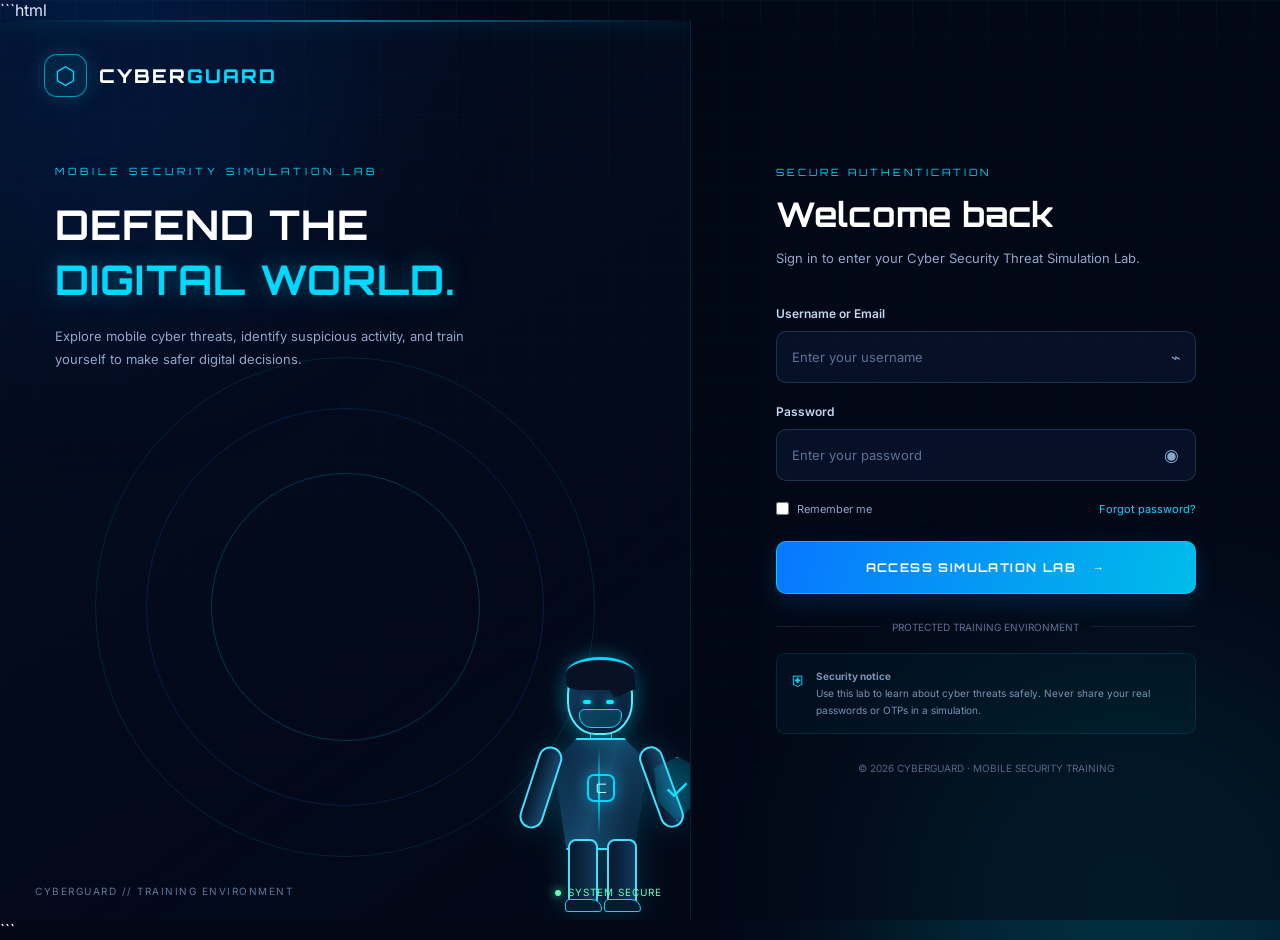
<file: frontend/login.html>
```html
<!DOCTYPE html>
<html lang="en">
<head>
<meta charset="UTF-8">
<meta name="viewport" content="width=device-width, initial-scale=1.0">
<title>CyberGuard | Secure Login</title>

<style>
@import url('https://fonts.googleapis.com/css2?family=Orbitron:wght@400;500;600;700;800&family=Inter:wght@300;400;500;600;700&display=swap');

:root {
    --blue: #00d9ff;
    --blue2: #1677ff;
    --bg: #030817;
    --muted: #91a6c9;
}

* {
    margin: 0;
    padding: 0;
    box-sizing: border-box;
}

body {
    min-height: 100vh;
    overflow-x: hidden;
    background: var(--bg);
    color: white;
    font-family: 'Inter', sans-serif;
}

body::before {
    content: "";
    position: fixed;
    inset: 0;
    pointer-events: none;
    background:
        linear-gradient(rgba(0,217,255,.045) 1px, transparent 1px),
        linear-gradient(90deg, rgba(0,217,255,.045) 1px, transparent 1px);
    background-size: 38px 38px;
    mask-image: linear-gradient(to bottom, black, transparent 95%);
    z-index: 0;
}

.ambient {
    position: fixed;
    width: 500px;
    height: 500px;
    border-radius: 50%;
    filter: blur(100px);
    opacity: .17;
    pointer-events: none;
    animation: ambientMove 9s ease-in-out infinite alternate;
}

.ambient.one {
    top: -200px;
    left: -150px;
    background: #006eff;
}

.ambient.two {
    bottom: -250px;
    right: -100px;
    background: #00e5ff;
    animation-delay: -4s;
}

@keyframes ambientMove {
    from { transform: translate(0,0) scale(1); }
    to { transform: translate(70px,40px) scale(1.2); }
}

.page {
    position: relative;
    z-index: 1;
    min-height: 100vh;
    display: grid;
    grid-template-columns: 1.08fr .92fr;
}

.visual {
    position: relative;
    min-height: 100vh;
    overflow: hidden;
    border-right: 1px solid rgba(0,217,255,.12);
    background: linear-gradient(145deg, rgba(5,19,45,.45), rgba(2,8,22,.18));
    isolation: isolate;
}

.brand {
    position: absolute;
    top: 34px;
    left: 44px;
    z-index: 30;
    display: flex;
    align-items: center;
    gap: 12px;
}

.brand-icon {
    width: 43px;
    height: 43px;
    display: grid;
    place-items: center;
    border: 1px solid rgba(0,217,255,.65);
    border-radius: 13px;
    color: var(--blue);
    font-size: 24px;
    background: rgba(0,217,255,.08);
    box-shadow: 0 0 22px rgba(0,217,255,.18);
}

.brand-name {
    font-family: 'Orbitron', sans-serif;
    font-size: 19px;
    font-weight: 800;
    letter-spacing: 2px;
}

.brand-name span { color: var(--blue); }

.visual-title {
    position: absolute;
    top: 145px;
    left: 8%;
    right: 6%;
    z-index: 5;
}

.eyebrow {
    color: var(--blue);
    font-family: 'Orbitron', sans-serif;
    font-size: 10px;
    letter-spacing: 4px;
    margin-bottom: 20px;
}

.visual-title h1 {
    font-family: 'Orbitron', sans-serif;
    font-size: clamp(28px, 3.2vw, 49px);
    line-height: 1.35;
    letter-spacing: 1px;
}

.visual-title h1 span {
    color: var(--blue);
    text-shadow: 0 0 24px rgba(0,217,255,.36);
}

.visual-title p {
    max-width: 410px;
    margin-top: 17px;
    color: var(--muted);
    line-height: 1.8;
    font-size: 13px;
}

.ring {
    position: absolute;
    left: 50%;
    bottom: 7%;
    transform: translateX(-50%);
    width: min(75%, 500px);
    aspect-ratio: 1;
    border: 1px solid rgba(0,217,255,.12);
    border-radius: 50%;
    z-index: 1;
    pointer-events: none;
    animation: ringPulse 4s ease-in-out infinite;
}

.ring::before,
.ring::after {
    content: "";
    position: absolute;
    inset: 10%;
    border: 1px solid rgba(22,119,255,.19);
    border-radius: 50%;
}

.ring::after {
    inset: 23%;
    border-color: rgba(0,217,255,.23);
}

@keyframes ringPulse {
    0%,100% { opacity: .55; }
    50% { opacity: 1; }
}

.character-stage {
    position: absolute;
    left: 0;
    bottom: 0;
    width: 100%;
    height: 330px;
    z-index: 15;
    overflow: hidden;
    pointer-events: none;
}

.character {
    position: absolute;
    left: -220px;
    bottom: 0;
    width: 180px;
    height: 285px;
    animation: walkAcross 6s linear forwards;
    filter: drop-shadow(0 0 15px rgba(0,217,255,.2));
}

@keyframes walkAcross {
    0% { left: -220px; }
    100% { left: calc(100% - 175px); }
}

.character.arrived {
    animation: characterIdle 2.4s ease-in-out infinite;
}

@keyframes characterIdle {
    0%,100% { transform: translateY(0); }
    50% { transform: translateY(-5px); }
}

/* Animated head */
.head {
    position: absolute;
    width: 66px;
    height: 76px;
    left: 52px;
    top: 24px;
    border: 2px solid #59eaff;
    border-radius: 46% 46% 43% 43%;
    background: linear-gradient(145deg, #183d62, #06172c);
    box-shadow: 0 0 18px rgba(0,217,255,.35), inset 0 0 14px rgba(0,217,255,.12);
    z-index: 5;
}

.hair {
    position: absolute;
    width: 69px;
    height: 33px;
    top: -4px;
    left: -3px;
    border-radius: 50% 50% 20% 20%;
    background: #071324;
    border-top: 3px solid #00d9ff;
}

.hair::after {
    content: "";
    position: absolute;
    width: 25px;
    height: 18px;
    right: 1px;
    top: 16px;
    background: #071324;
    transform: rotate(-24deg);
}

.eyes {
    position: absolute;
    top: 39px;
    left: 14px;
    display: flex;
    gap: 15px;
}

.eye {
    width: 8px;
    height: 4px;
    border-radius: 5px;
    background: #00f0ff;
    box-shadow: 0 0 8px #00d9ff;
    animation: blink 4s infinite;
}

@keyframes blink {
    0%,45%,49%,100% { transform: scaleY(1); }
    47% { transform: scaleY(.1); }
}

.mask {
    position: absolute;
    width: 43px;
    height: 19px;
    left: 10px;
    top: 48px;
    border: 1px solid #00d9ff;
    border-radius: 5px 5px 12px 12px;
    background: rgba(0,217,255,.15);
}

/* Neck and body */
.neck {
    position: absolute;
    left: 75px;
    top: 91px;
    width: 22px;
    height: 19px;
    background: #173b5c;
    border-left: 1px solid #00d9ff;
    border-right: 1px solid #00d9ff;
}

.body-shape {
    position: absolute;
    left: 38px;
    top: 103px;
    width: 95px;
    height: 112px;
    background: linear-gradient(110deg, #0a203a, #17486b 50%, #07172c);
    border: 2px solid #37dfff;
    clip-path: polygon(25% 0, 75% 0, 100% 22%, 86% 100%, 14% 100%, 0 22%);
    box-shadow: inset 0 0 22px rgba(0,217,255,.15);
}

.body-line {
    position: absolute;
    left: 83px;
    top: 113px;
    height: 88px;
    width: 2px;
    background: linear-gradient(transparent, #00eaff, transparent);
}

.chest-light {
    position: absolute;
    top: 139px;
    left: 72px;
    width: 28px;
    height: 28px;
    border: 2px solid #00d9ff;
    border-radius: 7px;
    background: rgba(0,217,255,.12);
    box-shadow: 0 0 15px rgba(0,217,255,.4);
}

.chest-light::after {
    content: "C";
    position: absolute;
    inset: 0;
    display: grid;
    place-items: center;
    color: #b6faff;
    font-family: 'Orbitron', sans-serif;
    font-size: 13px;
}

/* Arms */
.arm {
    position: absolute;
    width: 24px;
    height: 85px;
    top: 112px;
    border: 2px solid #43dfff;
    border-radius: 14px;
    transform-origin: top center;
    background: linear-gradient(90deg, #07172a, #16466b);
}

.arm.left {
    left: 27px;
    transform: rotate(18deg);
    animation: armLeft .65s ease-in-out infinite alternate;
}

.arm.right {
    left: 120px;
    transform: rotate(-20deg);
    animation: armRight .65s ease-in-out infinite alternate;
}

.character.arrived .arm.left,
.character.arrived .arm.right {
    animation: none;
    transform: rotate(5deg);
}

@keyframes armLeft {
    from { transform: rotate(28deg); }
    to { transform: rotate(-16deg); }
}

@keyframes armRight {
    from { transform: rotate(-28deg); }
    to { transform: rotate(14deg); }
}

/* Legs */
.leg {
    position: absolute;
    top: 204px;
    width: 30px;
    height: 73px;
    border: 2px solid #43dfff;
    border-radius: 8px 8px 12px 12px;
    transform-origin: top center;
    background: linear-gradient(90deg, #07172a, #12385a);
}

.leg.left {
    left: 53px;
    animation: legLeft .65s ease-in-out infinite alternate;
}

.leg.right {
    left: 92px;
    animation: legRight .65s ease-in-out infinite alternate;
}

.character.arrived .leg.left,
.character.arrived .leg.right {
    animation: none;
    transform: rotate(0);
}

@keyframes legLeft {
    from { transform: rotate(-25deg); }
    to { transform: rotate(24deg); }
}

@keyframes legRight {
    from { transform: rotate(25deg); }
    to { transform: rotate(-24deg); }
}

.boot {
    position: absolute;
    bottom: -2px;
    left: -5px;
    width: 37px;
    height: 13px;
    border: 1px solid #00d9ff;
    border-radius: 5px 10px 3px 3px;
    background: #081a2e;
}

/* Floating shield */
.shield {
    position: absolute;
    top: 122px;
    left: 136px;
    width: 52px;
    height: 64px;
    z-index: 8;
    display: grid;
    place-items: center;
    color: #00eaff;
    font-size: 30px;
    background: rgba(0,217,255,.10);
    border: 1px solid rgba(0,217,255,.8);
    clip-path: polygon(50% 0, 95% 17%, 88% 70%, 50% 100%, 12% 70%, 5% 17%);
    filter: drop-shadow(0 0 12px #00d9ff);
    animation: shieldFloat 2s ease-in-out infinite;
}

@keyframes shieldFloat {
    0%,100% { transform: translateY(0) rotate(-5deg); }
    50% { transform: translateY(-12px) rotate(5deg); }
}

/* Scan line */
.scan-line {
    position: absolute;
    top: 0;
    left: 0;
    width: 100%;
    height: 2px;
    background: linear-gradient(90deg, transparent, #00d9ff, transparent);
    box-shadow: 0 0 18px #00d9ff;
    opacity: .55;
    animation: scan 6s linear infinite;
    pointer-events: none;
    z-index: 25;
}

@keyframes scan {
    from { top: 0; }
    to { top: 100%; }
}

.visual-footer {
    position: absolute;
    left: 35px;
    bottom: 23px;
    z-index: 30;
    color: #5e789f;
    font-size: 10px;
    letter-spacing: 1.5px;
}

.status {
    position: absolute;
    right: 28px;
    bottom: 22px;
    z-index: 30;
    color: #65ffbd;
    font-size: 10px;
    letter-spacing: 1px;
}

.status::before {
    content: "";
    display: inline-block;
    width: 6px;
    height: 6px;
    margin-right: 7px;
    border-radius: 50%;
    background: #65ffbd;
    box-shadow: 0 0 10px #65ffbd;
}

/* Login panel */
.login-side {
    position: relative;
    display: flex;
    align-items: center;
    justify-content: center;
    min-height: 100vh;
    padding: 55px 7%;
    background: rgba(2,8,22,.52);
}

.login-card {
    width: 100%;
    max-width: 420px;
    animation: cardEnter .9s ease both;
}

@keyframes cardEnter {
    from { opacity: 0; transform: translateY(24px); }
    to { opacity: 1; transform: translateY(0); }
}

.mobile-brand {
    display: none;
    margin-bottom: 38px;
}

.form-label {
    color: var(--blue);
    font-family: 'Orbitron', sans-serif;
    font-size: 10px;
    letter-spacing: 3px;
    margin-bottom: 15px;
}

.login-card h2 {
    font-family: 'Orbitron', sans-serif;
    font-size: clamp(25px, 3vw, 34px);
    margin-bottom: 12px;
}

.subtitle {
    color: var(--muted);
    font-size: 13px;
    line-height: 1.8;
    margin-bottom: 35px;
}

.field {
    margin-bottom: 21px;
}

.field label {
    display: block;
    font-size: 12px;
    font-weight: 600;
    color: #c6d5ef;
    margin-bottom: 10px;
}

.input-wrap {
    position: relative;
}

.input-wrap input {
    width: 100%;
    height: 52px;
    padding: 0 45px 0 15px;
    outline: none;
    border-radius: 10px;
    border: 1px solid rgba(111,156,216,.23);
    background: rgba(8,21,44,.8);
    color: white;
    font: inherit;
    font-size: 13px;
    transition: .25s ease;
}

.input-wrap input::placeholder {
    color: #5d7296;
}

.input-wrap input:focus {
    border-color: var(--blue);
    box-shadow: 0 0 0 3px rgba(0,217,255,.08), 0 0 20px rgba(0,217,255,.07);
}

.input-icon {
    position: absolute;
    right: 15px;
    top: 50%;
    transform: translateY(-50%);
    color: #7b9bc5;
    font-size: 16px;
    pointer-events: none;
}

#togglePassword {
    position: absolute;
    right: 12px;
    top: 50%;
    transform: translateY(-50%);
    border: 0;
    background: transparent;
    color: #86a5d0;
    cursor: pointer;
    padding: 5px;
    font-size: 17px;
}

.form-options {
    display: flex;
    justify-content: space-between;
    align-items: center;
    gap: 12px;
    margin: 4px 0 25px;
    font-size: 11px;
    color: var(--muted);
}

.remember {
    display: flex;
    align-items: center;
    gap: 8px;
    cursor: pointer;
}

.remember input {
    accent-color: var(--blue);
}

.form-options a {
    color: var(--blue);
    text-decoration: none;
}

.form-options a:hover {
    text-decoration: underline;
}

.login-button {
    position: relative;
    overflow: hidden;
    width: 100%;
    height: 53px;
    border: 1px solid rgba(0,217,255,.7);
    border-radius: 10px;
    background: linear-gradient(105deg, #0877ff, #00bce9);
    color: #fff;
    font-family: 'Orbitron', sans-serif;
    font-weight: 700;
    font-size: 12px;
    letter-spacing: 1.4px;
    cursor: pointer;
    box-shadow: 0 8px 25px rgba(0,150,255,.17);
    transition: .25s ease;
}

.login-button:hover {
    transform: translateY(-2px);
    box-shadow: 0 12px 32px rgba(0,217,255,.27);
}

.login-button:disabled {
    opacity: .65;
    cursor: wait;
    transform: none;
}

.login-button::before {
    content: "";
    position: absolute;
    top: 0;
    left: -120%;
    width: 70%;
    height: 100%;
    background: linear-gradient(90deg, transparent, rgba(255,255,255,.3), transparent);
    transform: skewX(-20deg);
    animation: buttonShine 3.5s infinite;
}

@keyframes buttonShine {
    to { left: 150%; }
}

.message {
    display: none;
    margin-top: 16px;
    padding: 12px;
    border-radius: 8px;
    font-size: 12px;
    line-height: 1.5;
}

.message.error {
    display: block;
    color: #ff9eab;
    background: rgba(255,60,90,.08);
    border: 1px solid rgba(255,60,90,.25);
}

.message.success {
    display: block;
    color: #8dffcb;
    background: rgba(60,255,170,.08);
    border: 1px solid rgba(60,255,170,.25);
}

.divider {
    display: flex;
    align-items: center;
    gap: 12px;
    margin: 27px 0 20px;
    color: #5d7296;
    font-size: 10px;
}

.divider::before,
.divider::after {
    content: "";
    height: 1px;
    flex: 1;
    background: rgba(111,156,216,.15);
}

.security-note {
    display: flex;
    gap: 10px;
    align-items: flex-start;
    padding: 14px;
    border-radius: 9px;
    border: 1px solid rgba(0,217,255,.12);
    background: rgba(0,217,255,.035);
    color: #7893ba;
    font-size: 10px;
    line-height: 1.7;
}

.security-note span {
    color: var(--blue);
    font-size: 15px;
}

.copyright {
    margin-top: 28px;
    text-align: center;
    color: #536888;
    font-size: 10px;
}

/* Small screens */
@media (max-width: 900px) {
    .page {
        grid-template-columns: 1fr;
    }

    .visual {
        min-height: 390px;
        height: 390px;
        border-right: none;
        border-bottom: 1px solid rgba(0,217,255,.12);
    }

    .brand {
        top: 22px;
        left: 23px;
    }

    .visual-title {
        top: 100px;
        left: 7%;
    }

    .visual-title h1 {
        font-size: clamp(24px, 5vw, 37px);
    }

    .visual-title p {
        max-width: 330px;
        font-size: 11px;
    }

    .character-stage {
        height: 240px;
    }

    .character {
        transform: scale(.75);
        transform-origin: bottom left;
    }

    @keyframes walkAcross {
        0% { left: -150px; }
        100% { left: calc(100% - 140px); }
    }

    .character.arrived {
        animation: characterIdleMobile 2.4s ease-in-out infinite;
    }

    @keyframes characterIdleMobile {
        0%,100% { transform: scale(.75) translateY(0); }
        50% { transform: scale(.75) translateY(-5px); }
    }

    .login-side {
        min-height: auto;
        padding: 48px 7% 35px;
    }

    .login-card {
        max-width: 450px;
    }

    .status {
        bottom: 10px;
        right: 12px;
        font-size: 8px;
    }

    .visual-footer {
        left: 12px;
        bottom: 10px;
        font-size: 8px;
    }
}

@media (max-width: 420px) {
    .visual {
        height: 350px;
        min-height: 350px;
    }

    .visual-title {
        top: 95px;
    }

    .visual-title h1 {
        font-size: 25px;
    }

    .visual-title p {
        max-width: 250px;
    }

    .character-stage {
        height: 205px;
    }

    .character {
        transform: scale(.62);
        transform-origin: bottom left;
    }

    @keyframes walkAcross {
        0% { left: -150px; }
        100% { left: calc(100% - 115px); }
    }

    .character.arrived {
        animation: characterIdleSmall 2.4s ease-in-out infinite;
    }

    @keyframes characterIdleSmall {
        0%,100% { transform: scale(.62) translateY(0); }
        50% { transform: scale(.62) translateY(-5px); }
    }
}

@media (prefers-reduced-motion: reduce) {
    *, *::before, *::after {
        animation-duration: .01ms !important;
        animation-iteration-count: 1 !important;
        scroll-behavior: auto !important;
    }
}
</style>
</head>

<body>
<div class="ambient one"></div>
<div class="ambient two"></div>

<main class="page">

    <!-- LEFT: Animated CyberGuard character -->
    <section class="visual">
        <div class="scan-line"></div>

        <div class="brand">
            <div class="brand-icon">⬡</div>
            <div class="brand-name">CYBER<span>GUARD</span></div>
        </div>

        <div class="visual-title">
            <div class="eyebrow">MOBILE SECURITY SIMULATION LAB</div>
            <h1>DEFEND THE<br><span>DIGITAL WORLD.</span></h1>
            <p>
                Explore mobile cyber threats, identify suspicious activity,
                and train yourself to make safer digital decisions.
            </p>
        </div>

        <div class="ring"></div>

        <div class="character-stage">
            <div class="character" id="character">

                <div class="head">
                    <div class="hair"></div>
                    <div class="eyes">
                        <div class="eye"></div>
                        <div class="eye"></div>
                    </div>
                    <div class="mask"></div>
                </div>

                <div class="neck"></div>
                <div class="body-shape"></div>
                <div class="body-line"></div>
                <div class="chest-light"></div>

                <div class="arm left"></div>

                <div class="arm right"></div>

                <div class="leg left">
                    <div class="boot"></div>
                </div>

                <div class="leg right">
                    <div class="boot"></div>
                </div>

                <div class="shield">✓</div>
            </div>
        </div>

        <div class="visual-footer">CYBERGUARD // TRAINING ENVIRONMENT</div>
        <div class="status">SYSTEM SECURE</div>
    </section>

    <!-- RIGHT: Login form -->
    <section class="login-side">
        <div class="login-card">

            <div class="mobile-brand">
                <div class="brand">
                    <div class="brand-icon">⬡</div>
                    <div class="brand-name">CYBER<span>GUARD</span></div>
                </div>
            </div>

            <div class="form-label">SECURE AUTHENTICATION</div>
            <h2>Welcome back</h2>
            <p class="subtitle">
                Sign in to enter your Cyber Security Threat Simulation Lab.
            </p>

            <form id="loginForm" autocomplete="on">

                <div class="field">
                    <label for="username">Username or Email</label>
                    <div class="input-wrap">
                        <input
                            type="text"
                            id="username"
                            name="username"
                            placeholder="Enter your username"
                            autocomplete="username"
                            required
                        >
                        <span class="input-icon">⌁</span>
                    </div>
                </div>

                <div class="field">
                    <label for="password">Password</label>
                    <div class="input-wrap">
                        <input
                            type="password"
                            id="password"
                            name="password"
                            placeholder="Enter your password"
                            autocomplete="current-password"
                            required
                        >
                        <button
                            type="button"
                            id="togglePassword"
                            aria-label="Show password"
                            title="Show or hide password"
                        >◉</button>
                    </div>
                </div>

                <div class="form-options">
                    <label class="remember">
                        <input type="checkbox" id="remember">
                        Remember me
                    </label>
                    <a href="#" id="forgotLink">Forgot password?</a>
                </div>

                <button type="submit" class="login-button" id="loginButton">
                    <span id="buttonText">ACCESS SIMULATION LAB &nbsp; →</span>
                </button>

                <div class="message" id="message" role="status" aria-live="polite"></div>
            </form>

            <div class="divider">PROTECTED TRAINING ENVIRONMENT</div>

            <div class="security-note">
                <span>⛨</span>
                <div>
                    <strong>Security notice</strong><br>
                    Use this lab to learn about cyber threats safely.
                    Never share your real passwords or OTPs in a simulation.
                </div>
            </div>

            <div class="copyright">
                © 2026 CYBERGUARD · MOBILE SECURITY TRAINING
            </div>
        </div>
    </section>
</main>

<script>
const form = document.getElementById("loginForm");
const usernameInput = document.getElementById("username");
const passwordInput = document.getElementById("password");
const togglePassword = document.getElementById("togglePassword");
const loginButton = document.getElementById("loginButton");
const buttonText = document.getElementById("buttonText");
const message = document.getElementById("message");
const character = document.getElementById("character");

/* Character walks across the screen and then idles */
window.addEventListener("load", () => {
    window.setTimeout(() => {
        if (character) {
            character.classList.add("arrived");
        }
    }, 6100);
});

/* Show / hide password */
togglePassword.addEventListener("click", () => {
    const showing = passwordInput.type === "text";
    passwordInput.type = showing ? "password" : "text";
    togglePassword.textContent = showing ? "◉" : "◎";
    togglePassword.setAttribute(
        "aria-label",
        showing ? "Show password" : "Hide password"
    );
});

/* Display status messages */
function showMessage(text, type) {
    message.textContent = text;
    message.className = "message " + type;
}

function setLoading(loading) {
    loginButton.disabled = loading;
    buttonText.textContent = loading
        ? "AUTHENTICATING..."
        : "ACCESS SIMULATION LAB  →";
}

/* Login using the existing Flask API */
form.addEventListener("submit", async (event) => {
    event.preventDefault();

    const username = usernameInput.value.trim();
    const password = passwordInput.value;

    if (!username || !password) {
        showMessage("Please enter both username and password.", "error");
        return;
    }

    setLoading(true);
    message.className = "message";

    try {
        const response = await fetch("/api/login", {
            method: "POST",
            headers: {
                "Content-Type": "application/json"
            },
            body: JSON.stringify({
                username: username,
                password: password
            })
        });

        let data;
        try {
            data = await response.json();
        } catch {
            throw new Error(
                "The server returned an unexpected response. Check the Flask backend."
            );
        }

        if (!response.ok || data.success === false || data.error) {
            throw new Error(
                data.message || data.error || "Login failed. Check your credentials."
            );
        }

        /*
         * Support common response formats.
         * Adjust these fields if your Flask API returns a different structure.
         */
        const user = data.user || data;
        const userId = user.id ?? user.user_id ?? data.user_id ?? "";
        const displayName = user.username || user.name || username;

        if (document.getElementById("remember").checked) {
            localStorage.setItem("cyberguard_username", displayName);
            if (userId !== "") {
                localStorage.setItem("cyberguard_user_id", String(userId));
            }
        } else {
            sessionStorage.setItem("cyberguard_username", displayName);
            if (userId !== "") {
                sessionStorage.setItem("cyberguard_user_id", String(userId));
            }
        }

        showMessage("Login successful! Opening your dashboard...", "success");

        window.setTimeout(() => {
            window.location.href = "/frontend/dashboard.html";
        }, 900);

    } catch (error) {
        console.error("CyberGuard login error:", error);

        showMessage(
            error.message.includes("Failed to fetch")
                ? "Cannot connect to the server. Run py app.py in the backend folder and open this page through localhost:5000."
                : error.message,
            "error"
        );
    } finally {
        setLoading(false);
    }
});

/* Keep forgot-password behavior honest: no reset API is assumed */
document.getElementById("forgotLink").addEventListener("click", (event) => {
    event.preventDefault();
    showMessage(
        "Password reset is not configured on this page. Contact your project administrator.",
        "error"
    );
});
</script>
</body>
</html>
```
</file>
